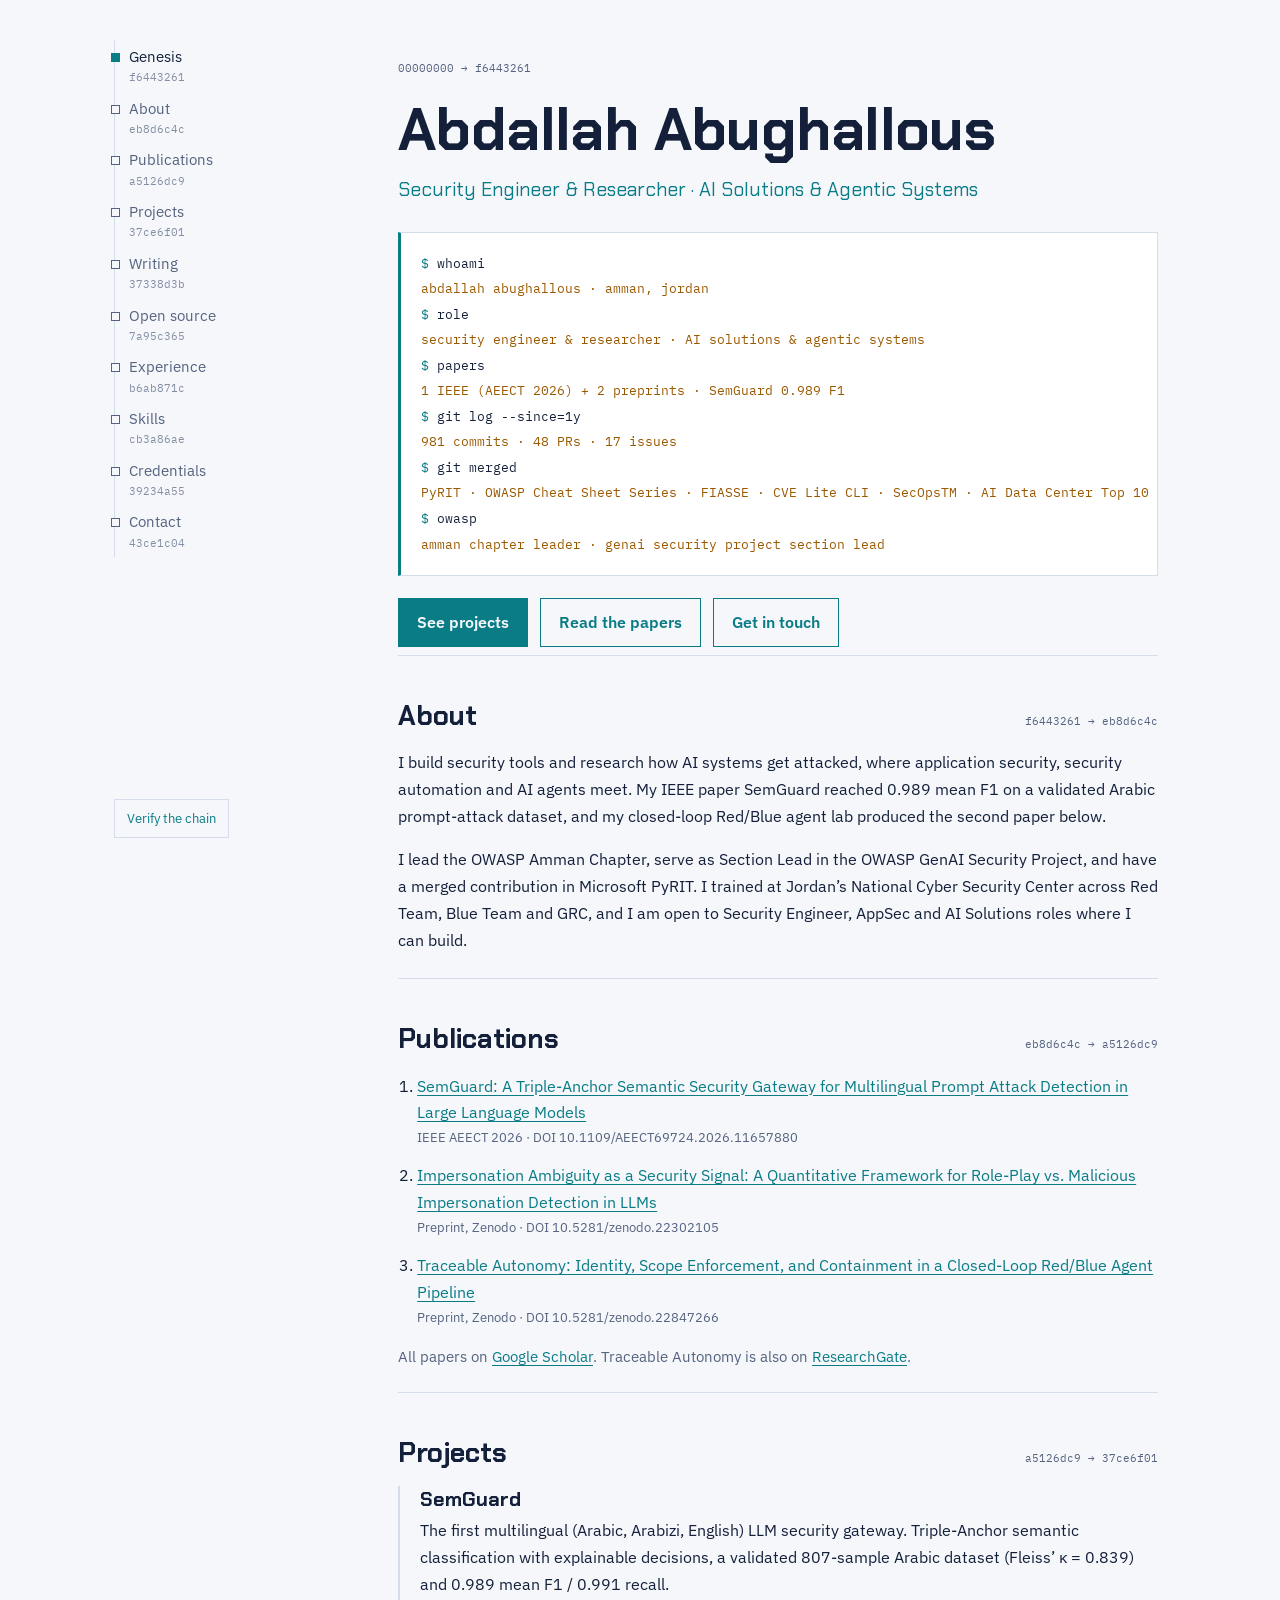
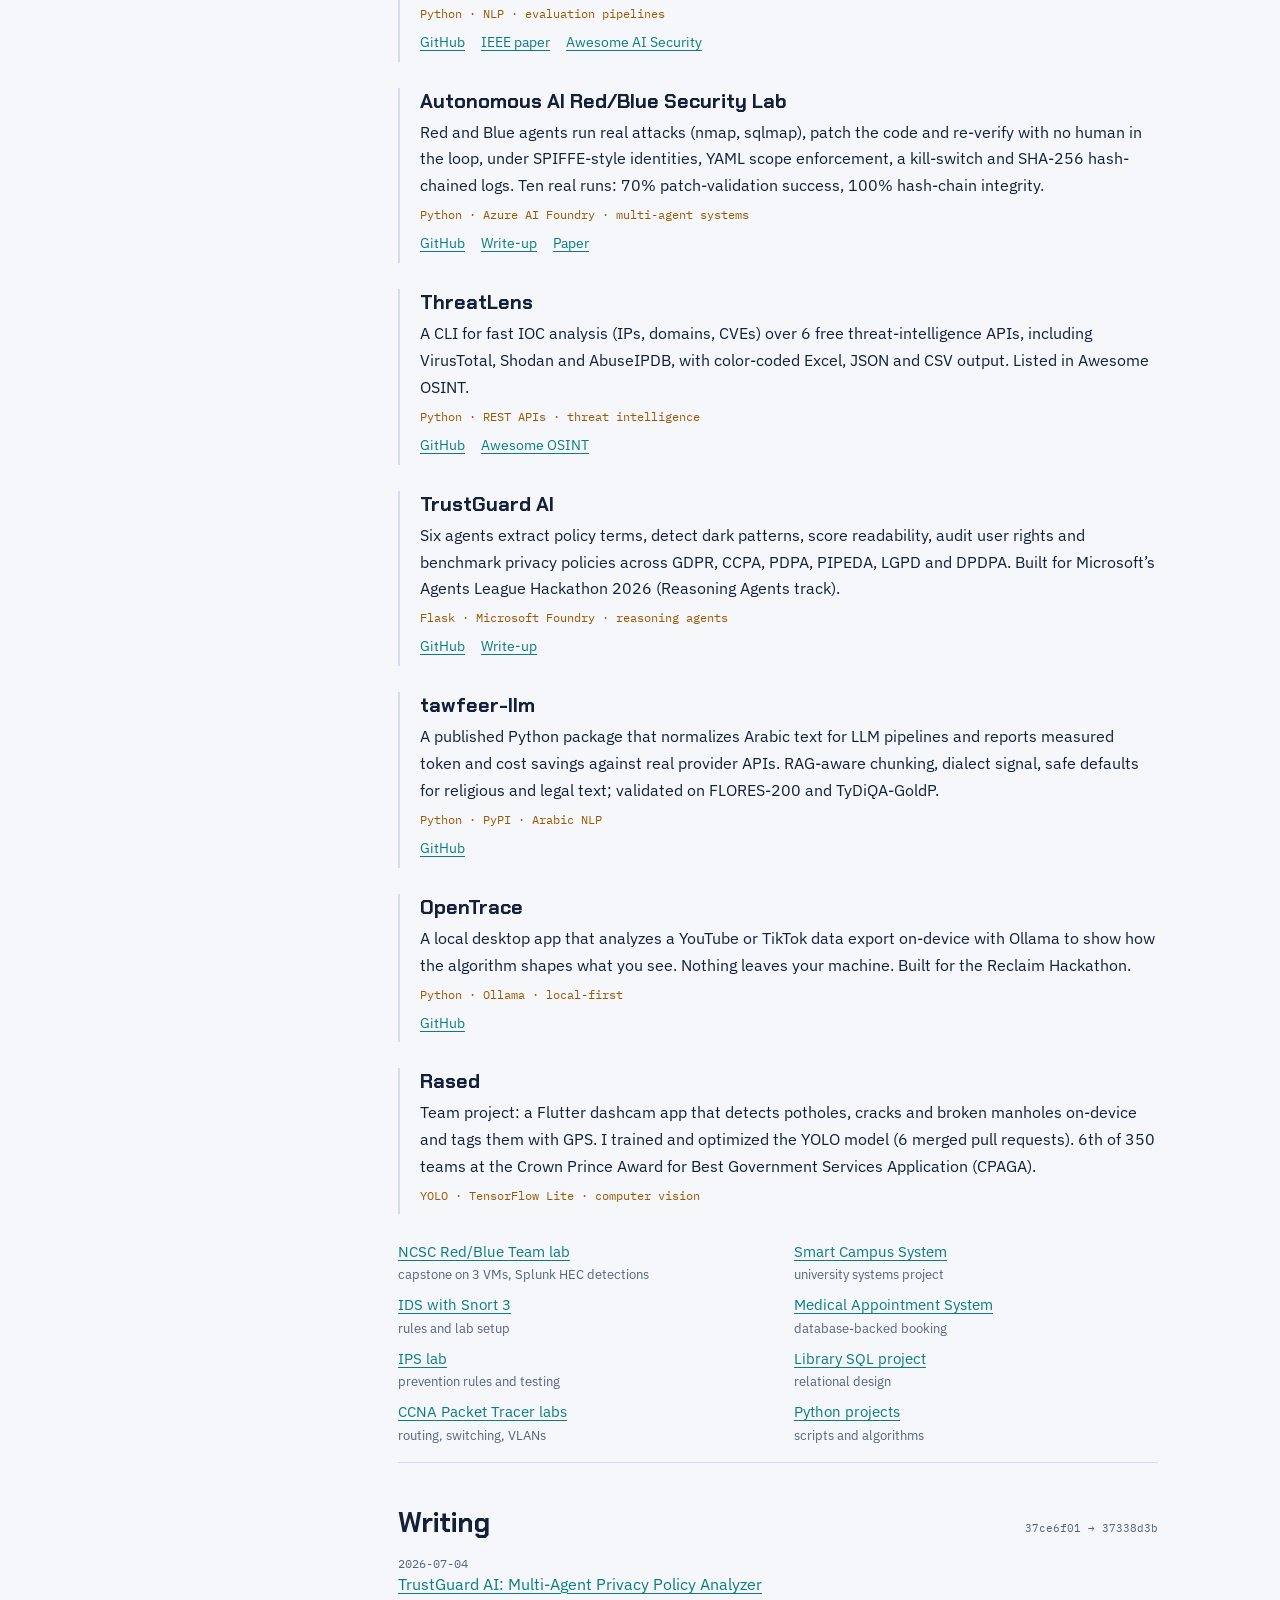
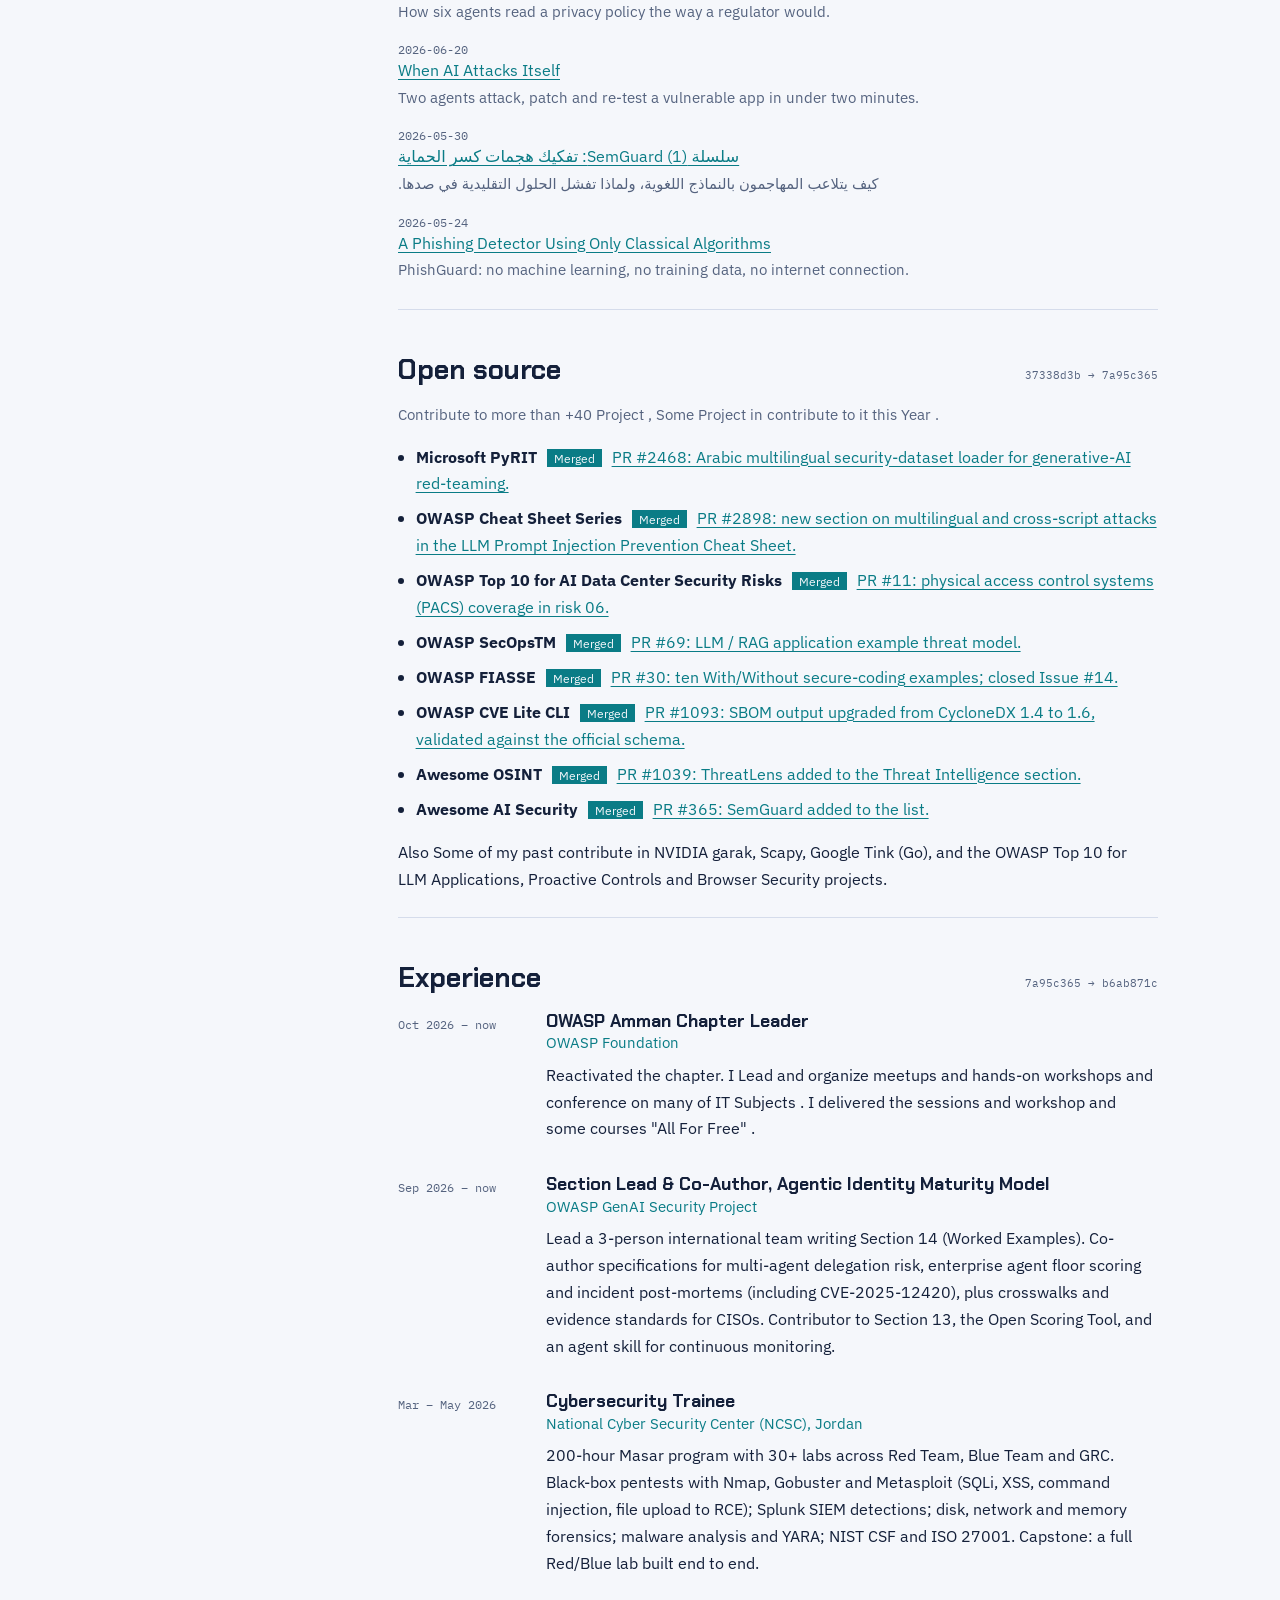
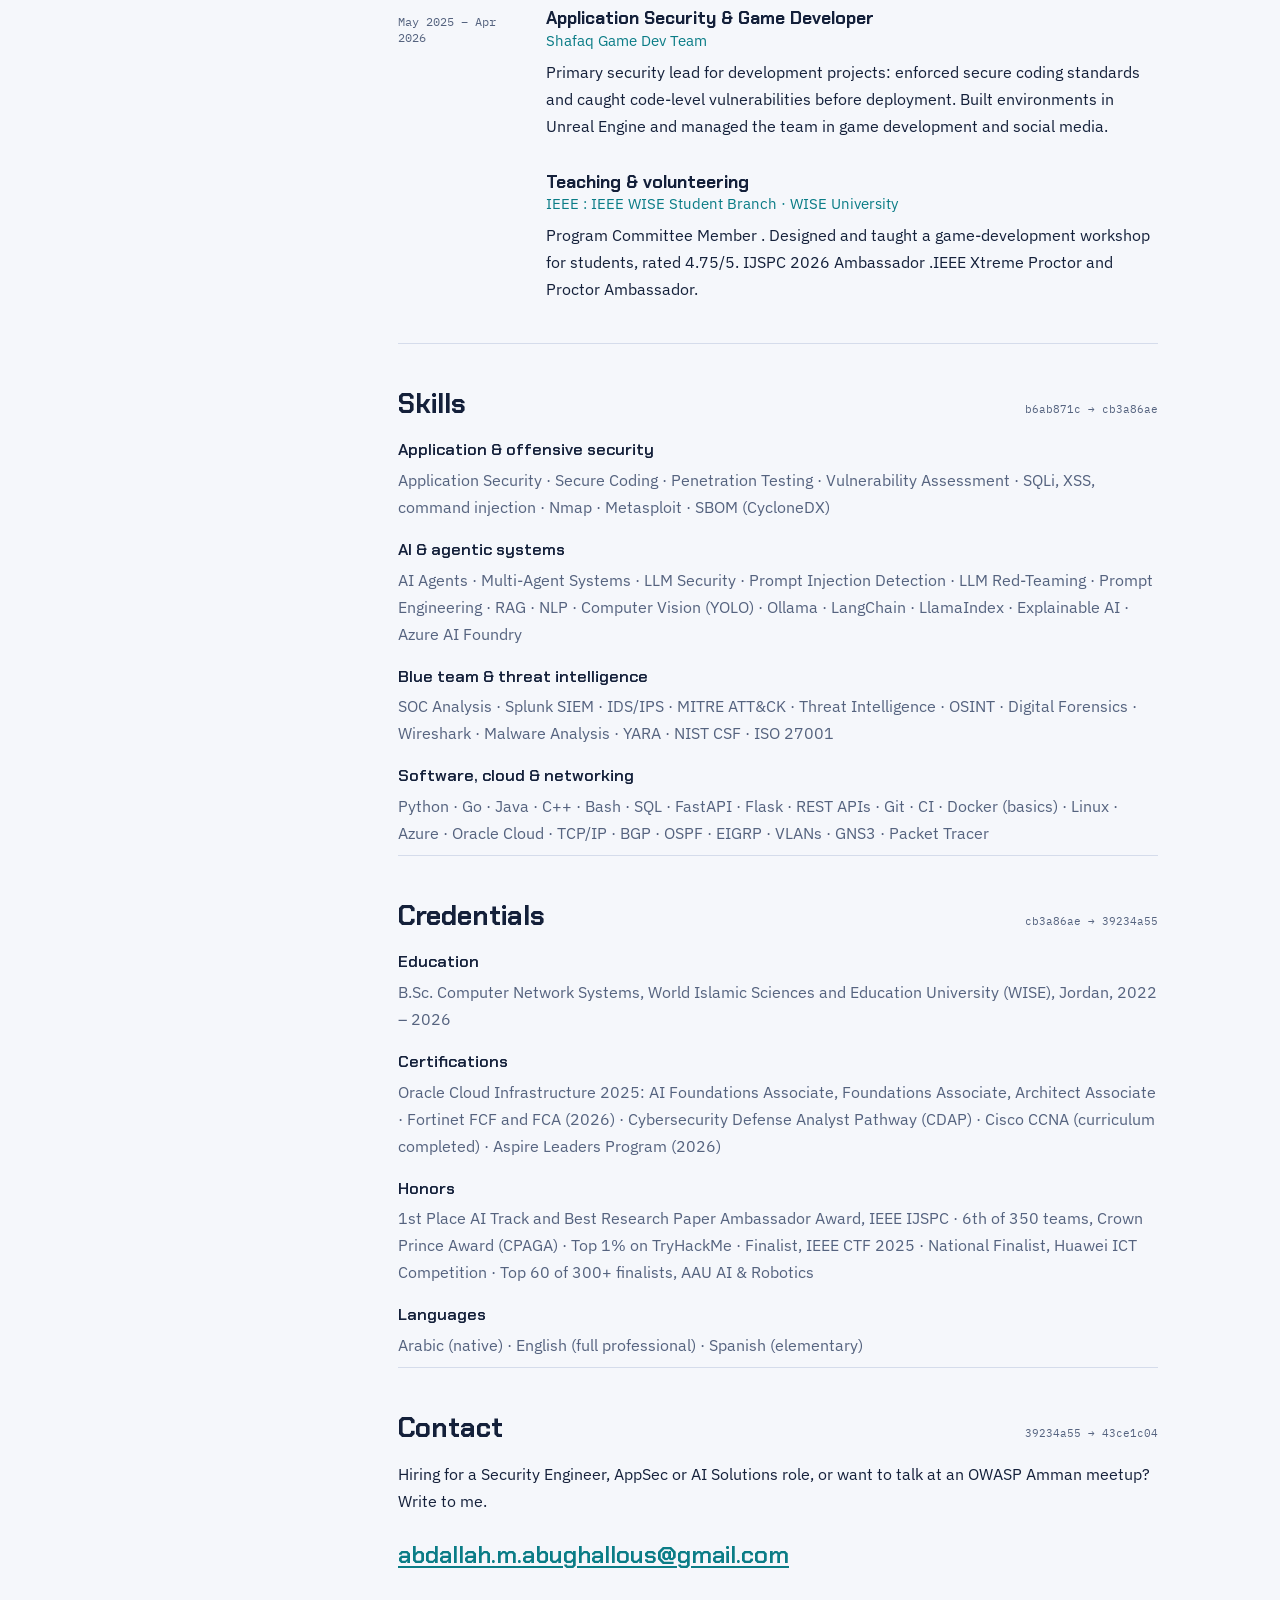
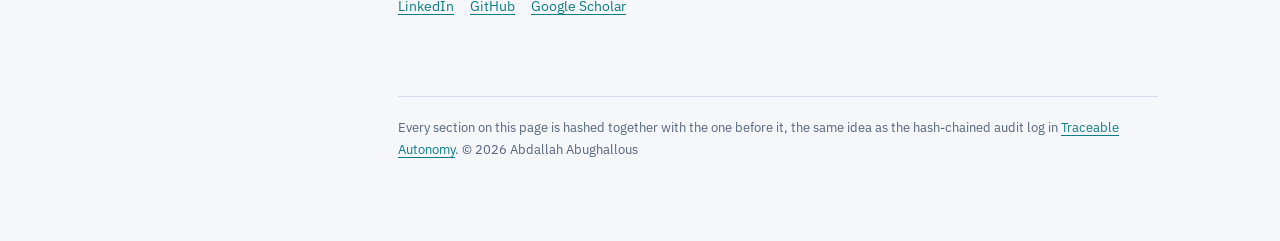
<file: index.html>
<!DOCTYPE html>
<html lang="en">
<head>
<meta charset="UTF-8">
<meta name="viewport" content="width=device-width, initial-scale=1">
<title>Abdallah Abughallous | Security Engineer &amp; Researcher</title>
<meta name="description" content="Abdallah Abughallous: Security Engineer and researcher building application-security and AI-security tools. IEEE-published author (SemGuard), OWASP Amman Chapter Leader, OWASP GenAI Security Project Section Lead, creator of ThreatLens and tawfeer-llm.">
<meta property="og:title" content="Abdallah Abughallous | Security Engineer &amp; Researcher">
<meta property="og:description" content="Security tools, AI agents and research. IEEE author, OWASP Amman Chapter Leader.">
<meta property="og:type" content="website"><meta property="og:url" content="https://abdaullahag.github.io/">
<link rel="canonical" href="https://abdaullahag.github.io/">
<link rel="preconnect" href="https://fonts.googleapis.com"><link rel="preconnect" href="https://fonts.gstatic.com" crossorigin>
<link href="https://fonts.googleapis.com/css2?family=Chakra+Petch:wght@500;700&family=IBM+Plex+Sans:wght@400;600&family=IBM+Plex+Mono:wght@400&display=swap" rel="stylesheet">
<script type="application/ld+json">{"@context":"https://schema.org","@type":"Person","name":"Abdallah Abughallous","jobTitle":"Security Engineer & Researcher","url":"https://abdaullahag.github.io/","address":{"@type":"PostalAddress","addressLocality":"Amman","addressCountry":"JO"},"alumniOf":"World Islamic Sciences and Education University","sameAs":["https://github.com/AbdaullahAG","https://linkedin.com/in/abdallahabughallous","https://scholar.google.com/citations?user=bECChWcAAAAJ"]}</script>
<style>
:root{--bg:#0A0F1C;--panel:#101831;--line:#1F2B4A;--tx:#D5DFF5;--mut:#8391AE;--ac:#5CE1E6;--am:#FFB454;color-scheme:dark}
@media(prefers-color-scheme:light){:root:not([data-theme=dark]){--bg:#F5F7FB;--panel:#fff;--line:#D5DCEB;--tx:#14203A;--mut:#55637F;--ac:#0A7C86;--am:#9A5800;color-scheme:light}}
*{box-sizing:border-box}html{scroll-behavior:smooth;scroll-padding-top:24px}
body{margin:0;background:var(--bg);color:var(--tx);font:400 1.02rem/1.65 "IBM Plex Sans",system-ui,sans-serif}
a{color:var(--ac);text-underline-offset:3px}a:hover{color:var(--am)}
:focus-visible{outline:2px solid var(--am);outline-offset:3px}
h1,h2,h3{font-family:"Chakra Petch","IBM Plex Sans",sans-serif;margin:0;line-height:1.15}
code,.term,.hash,.tags{font-family:"IBM Plex Mono",ui-monospace,Consolas,monospace}
.wrap{display:grid;grid-template-columns:220px minmax(0,760px);gap:64px;max-width:1100px;margin:0 auto;padding:0 24px}
.rail{position:sticky;top:0;height:100vh;padding:40px 0;display:flex;flex-direction:column;justify-content:space-between}
.rail ol{list-style:none;margin:0;padding:0 0 0 14px;border-left:1px solid var(--line)}
.rail a{display:flex;flex-direction:column;position:relative;padding:5px 0;color:var(--mut);text-decoration:none;font-size:.92rem}
.rail a::before{content:"";position:absolute;left:-18px;top:13px;width:7px;height:7px;background:var(--bg);border:1px solid var(--mut)}
.rail a code{font-size:.66rem;color:var(--mut);opacity:.7}
.rail a.on{color:var(--tx)}.rail a.on::before{background:var(--ac);border-color:var(--ac)}
.rail button{font:inherit;font-size:.82rem;background:none;color:var(--ac);border:1px solid var(--line);padding:8px 12px;cursor:pointer;text-align:left}
.rail button:hover{border-color:var(--ac)}
#status{display:block;margin-top:8px;font-size:.72rem;color:var(--mut);font-family:"IBM Plex Mono",monospace;min-height:1.2em}
main{padding:40px 0 80px}
section{padding:44px 0 8px;border-top:1px solid var(--line)}
section:first-child{border-top:0}
section>header{display:flex;justify-content:space-between;align-items:baseline;gap:16px;margin-bottom:18px;flex-wrap:wrap}
h2{font-size:1.7rem;font-weight:700}
.hash{font-size:.68rem;color:var(--mut)}.hash.ok{color:var(--ac)}
.hero{padding-top:20px}
h1{font-size:clamp(2.4rem,6vw,3.7rem);font-weight:700;letter-spacing:-.01em}
.role{font-family:"Chakra Petch",sans-serif;font-size:1.2rem;color:var(--ac);margin:10px 0 26px}
.term{background:var(--panel);border:1px solid var(--line);border-left:3px solid var(--ac);padding:18px 20px;font-size:.84rem;line-height:1.9;overflow-x:auto;margin:0}
.term span{display:block;white-space:nowrap}.term i{color:var(--ac);font-style:normal}.term b{color:var(--am);font-weight:400}
.term span{opacity:0;animation:ln .01s forwards;animation-delay:calc(var(--i)*.55s + .2s)}
@keyframes ln{to{opacity:1}}
@media(prefers-reduced-motion:reduce){.term span{opacity:1;animation:none}html{scroll-behavior:auto}}
.cta{display:flex;gap:12px;flex-wrap:wrap;margin:22px 0 0}
.cta a{padding:10px 18px;border:1px solid var(--ac);text-decoration:none;font-weight:600}
.cta a:first-child{background:var(--ac);color:var(--bg)}
.pubs{padding-left:1.2rem}.pubs li{margin-bottom:14px}.pubs span{display:block;font-size:.84rem;color:var(--mut)}
.note{color:var(--mut);font-size:.92rem}
.proj{border-left:2px solid var(--line);padding:2px 0 2px 20px;margin:0 0 26px}
.proj:hover{border-left-color:var(--ac)}
.proj h3{font-size:1.25rem;margin-bottom:6px}.proj p{margin:0 0 6px}
.tags{font-size:.76rem;color:var(--am)}.links{display:flex;gap:16px;flex-wrap:wrap;font-size:.9rem}
.more{list-style:none;padding:0;margin:8px 0 0;columns:2;column-gap:32px;font-size:.92rem}
.more li{break-inside:avoid;margin-bottom:8px}.more span{display:block;font-size:.8rem;color:var(--mut)}
.posts{list-style:none;padding:0}.posts li{margin-bottom:18px}.posts time{display:block;font:.74rem "IBM Plex Mono",monospace;color:var(--mut)}
.posts p{margin:2px 0 0;color:var(--mut);font-size:.92rem}
.oss{padding-left:1.1rem}.oss li{margin-bottom:8px}.oss em{font-style:normal;font-size:.78rem;color:var(--bg);background:var(--ac);padding:1px 7px;margin:0 6px}
.job{display:grid;grid-template-columns:130px 1fr;gap:18px;margin-bottom:26px}
.when{font:.78rem "IBM Plex Mono",monospace;color:var(--mut);padding-top:5px}
.job h3{font-size:1.1rem}.org{margin:2px 0 6px;color:var(--ac);font-size:.92rem}.job p{margin:0 0 6px}
.skills{margin:0}.skills dt{font-family:"Chakra Petch",sans-serif;font-weight:600;margin-top:16px}.skills dd{margin:3px 0 0;color:var(--mut)}
.big{font:600 clamp(1.1rem,3vw,1.5rem) "Chakra Petch",sans-serif}
footer{margin-top:56px;padding-top:20px;border-top:1px solid var(--line);color:var(--mut);font-size:.82rem}
@media(max-width:900px){
.wrap{display:block;padding:0 18px}
.rail{position:sticky;top:0;z-index:5;height:auto;padding:0;background:var(--bg);border-bottom:1px solid var(--line)}
.rail ol{display:flex;gap:18px;overflow-x:auto;border:0;padding:12px 0}.rail a{white-space:nowrap;padding:0}.rail a::before,.rail a code{display:none}
.rail .tools{display:none}
.job{grid-template-columns:1fr;gap:2px}.more{columns:1}}
</style>
</head>
<body>
<div class="wrap">
<nav class="rail" aria-label="Sections"><ol><li><a href="#top" data-for="top">Genesis<code></code></a></li><li><a href="#about" data-for="about">About<code></code></a></li><li><a href="#publications" data-for="publications">Publications<code></code></a></li><li><a href="#projects" data-for="projects">Projects<code></code></a></li><li><a href="#writing" data-for="writing">Writing<code></code></a></li><li><a href="#opensource" data-for="opensource">Open source<code></code></a></li><li><a href="#experience" data-for="experience">Experience<code></code></a></li><li><a href="#skills" data-for="skills">Skills<code></code></a></li><li><a href="#credentials" data-for="credentials">Credentials<code></code></a></li><li><a href="#contact" data-for="contact">Contact<code></code></a></li></ol>
<div class="tools"><button id="verify" type="button">Verify the chain</button><span id="status" role="status"></span></div></nav>
<main>
<section id="top" class="hero" data-block="Genesis"><header><code class="hash" aria-hidden="true"></code></header>
<h1>Abdallah Abughallous</h1>
<p class="role">Security Engineer &amp; Researcher · AI Solutions &amp; Agentic Systems</p>
<pre class="term" aria-label="Summary"><span style="--i:0"><i>$</i> whoami<br><b>abdallah abughallous · amman, jordan</b></span><span style="--i:1"><i>$</i> role<br><b>security engineer &amp; researcher · AI solutions &amp; agentic systems</b></span><span style="--i:2"><i>$</i> papers<br><b>1 IEEE (AEECT 2026) + 2 preprints · SemGuard 0.989 F1</b></span><span style="--i:3"><i>$</i> git log --since=1y<br><b> 981 commits · 48 PRs · 17 issues</b></span><span style="--i:4"><i>$</i> git merged<br><b>PyRIT · OWASP Cheat Sheet Series · FIASSE · CVE Lite CLI · SecOpsTM · AI Data Center Top 10</b></span><span style="--i:5"><i>$</i> owasp<br><b>amman chapter leader · genai security project section lead</b></span></pre>
<p class="cta"><a href="#projects">See projects</a><a href="#publications">Read the papers</a><a href="#contact">Get in touch</a></p></section>
<section id="about" data-block="About"><header><h2>About</h2><code class="hash" aria-hidden="true"></code></header><p>I build security tools and research how AI systems get attacked, where application security, security automation and AI agents meet. My IEEE paper SemGuard reached 0.989 mean F1 on a validated Arabic prompt-attack dataset, and my closed-loop Red/Blue agent lab produced the second paper below.</p>
<p>I lead the OWASP Amman Chapter, serve as Section Lead in the OWASP GenAI Security Project, and have a merged contribution in Microsoft PyRIT. I trained at Jordan’s National Cyber Security Center across Red Team, Blue Team and GRC, and I am open to Security Engineer, AppSec and AI Solutions roles where I can build.</p></section><section id="publications" data-block="Publications"><header><h2>Publications</h2><code class="hash" aria-hidden="true"></code></header><ol class="pubs"><li><a href="https://doi.org/10.1109/AEECT69724.2026.11657880" target="_blank" rel="noopener">SemGuard: A Triple-Anchor Semantic Security Gateway for Multilingual Prompt Attack Detection in Large Language Models</a><span>IEEE AEECT 2026 · DOI 10.1109/AEECT69724.2026.11657880</span></li><li><a href="https://doi.org/10.5281/zenodo.22302105" target="_blank" rel="noopener">Impersonation Ambiguity as a Security Signal: A Quantitative Framework for Role-Play vs. Malicious Impersonation Detection in LLMs</a><span>Preprint, Zenodo · DOI 10.5281/zenodo.22302105</span></li><li><a href="https://doi.org/10.5281/zenodo.22847266" target="_blank" rel="noopener">Traceable Autonomy: Identity, Scope Enforcement, and Containment in a Closed-Loop Red/Blue Agent Pipeline</a><span>Preprint, Zenodo · DOI 10.5281/zenodo.22847266</span></li></ol><p class="note">All papers on <a href="https://scholar.google.com/citations?hl=ar&amp;user=bECChWcAAAAJ" target="_blank" rel="noopener">Google Scholar</a>. Traceable Autonomy is also on <a href="https://www.researchgate.net/publication/414503132_Traceable_Autonomy_Identity_Scope_Enforcement_and_Containment_in_a_Closed-Loop_RedBlue_Agent_Pipeline" target="_blank" rel="noopener">ResearchGate</a>.</p></section><section id="projects" data-block="Projects"><header><h2>Projects</h2><code class="hash" aria-hidden="true"></code></header><article class="proj"><h3>SemGuard</h3><p>The first multilingual (Arabic, Arabizi, English) LLM security gateway. Triple-Anchor semantic classification with explainable decisions, a validated 807-sample Arabic dataset (Fleiss’ κ = 0.839) and 0.989 mean F1 / 0.991 recall.</p><p class="tags">Python · NLP · evaluation pipelines</p><p class="links"><a href="https://github.com/AbdaullahAG/SemGuard" target="_blank" rel="noopener">GitHub</a> <a href="https://doi.org/10.1109/AEECT69724.2026.11657880" target="_blank" rel="noopener">IEEE paper</a> <a href="https://github.com/ottosulin/awesome-ai-security/pull/365" target="_blank" rel="noopener">Awesome AI Security</a></p></article><article class="proj"><h3>Autonomous AI Red/Blue Security Lab</h3><p>Red and Blue agents run real attacks (nmap, sqlmap), patch the code and re-verify with no human in the loop, under SPIFFE-style identities, YAML scope enforcement, a kill-switch and SHA-256 hash-chained logs. Ten real runs: 70% patch-validation success, 100% hash-chain integrity.</p><p class="tags">Python · Azure AI Foundry · multi-agent systems</p><p class="links"><a href="https://github.com/AbdaullahAG/autonomous-ai-red-blue-lab" target="_blank" rel="noopener">GitHub</a> <a href="blog/ai-red-blue-lab.html" target="_blank" rel="noopener">Write-up</a> <a href="https://doi.org/10.5281/zenodo.22847266" target="_blank" rel="noopener">Paper</a></p></article><article class="proj"><h3>ThreatLens</h3><p>A CLI for fast IOC analysis (IPs, domains, CVEs) over 6 free threat-intelligence APIs, including VirusTotal, Shodan and AbuseIPDB, with color-coded Excel, JSON and CSV output. Listed in Awesome OSINT.</p><p class="tags">Python · REST APIs · threat intelligence</p><p class="links"><a href="https://github.com/AbdaullahAG/ThreatLens" target="_blank" rel="noopener">GitHub</a> <a href="https://github.com/jivoi/awesome-osint/pull/1039" target="_blank" rel="noopener">Awesome OSINT</a></p></article><article class="proj"><h3>TrustGuard AI</h3><p>Six agents extract policy terms, detect dark patterns, score readability, audit user rights and benchmark privacy policies across GDPR, CCPA, PDPA, PIPEDA, LGPD and DPDPA. Built for Microsoft’s Agents League Hackathon 2026 (Reasoning Agents track).</p><p class="tags">Flask · Microsoft Foundry · reasoning agents</p><p class="links"><a href="https://github.com/AbdaullahAG/Trustguard_AI" target="_blank" rel="noopener">GitHub</a> <a href="blog/TrustG.html" target="_blank" rel="noopener">Write-up</a></p></article><article class="proj"><h3>tawfeer-llm</h3><p>A published Python package that normalizes Arabic text for LLM pipelines and reports measured token and cost savings against real provider APIs. RAG-aware chunking, dialect signal, safe defaults for religious and legal text; validated on FLORES-200 and TyDiQA-GoldP.</p><p class="tags">Python · PyPI · Arabic NLP</p><p class="links"><a href="https://github.com/AbdaullahAG/tawfeer-llm" target="_blank" rel="noopener">GitHub</a></p></article><article class="proj"><h3>OpenTrace</h3><p>A local desktop app that analyzes a YouTube or TikTok data export on-device with Ollama to show how the algorithm shapes what you see. Nothing leaves your machine. Built for the Reclaim Hackathon.</p><p class="tags">Python · Ollama · local-first</p><p class="links"><a href="https://github.com/AbdaullahAG/OpenTrace" target="_blank" rel="noopener">GitHub</a></p></article><article class="proj"><h3>Rased</h3><p>Team project: a Flutter dashcam app that detects potholes, cracks and broken manholes on-device and tags them with GPS. I trained and optimized the YOLO model (6 merged pull requests). 6th of 350 teams at the Crown Prince Award for Best Government Services Application (CPAGA).</p><p class="tags">YOLO · TensorFlow Lite · computer vision</p></article><ul class="more"><li><a href="https://github.com/AbdaullahAG/red-blue-team-lab" target="_blank" rel="noopener">NCSC Red/Blue Team lab</a><span>capstone on 3 VMs, Splunk HEC detections</span></li><li><a href="https://github.com/AbdaullahAG/Intrusion-Detection-System-IDS-/tree/main/Snort3" target="_blank" rel="noopener">IDS with Snort 3</a><span>rules and lab setup</span></li><li><a href="https://github.com/AbdaullahAG/Intrusion-Prevention-System-IPS-" target="_blank" rel="noopener">IPS lab</a><span>prevention rules and testing</span></li><li><a href="https://github.com/AbdaullahAG/Packet-Tracer-Project-CCNA-Labs-" target="_blank" rel="noopener">CCNA Packet Tracer labs</a><span>routing, switching, VLANs</span></li><li><a href="https://github.com/AbdaullahAG/Smart-Campus-System" target="_blank" rel="noopener">Smart Campus System</a><span>university systems project</span></li><li><a href="https://github.com/AbdaullahAG/Medical_Appointment_System" target="_blank" rel="noopener">Medical Appointment System</a><span>database-backed booking</span></li><li><a href="https://github.com/AbdaullahAG/library-sql-project" target="_blank" rel="noopener">Library SQL project</a><span>relational design</span></li><li><a href="https://github.com/AbdaullahAG/python-project/tree/main" target="_blank" rel="noopener">Python projects</a><span>scripts and algorithms</span></li></ul></section><section id="writing" data-block="Writing"><header><h2>Writing</h2><code class="hash" aria-hidden="true"></code></header><ul class="posts"><li><time>2026-07-04</time><a href="blog/TrustG.html" lang="en">TrustGuard AI: Multi-Agent Privacy Policy Analyzer</a><p>How six agents read a privacy policy the way a regulator would.</p></li><li><time>2026-06-20</time><a href="blog/ai-red-blue-lab.html" lang="en">When AI Attacks Itself</a><p>Two agents attack, patch and re-test a vulnerable app in under two minutes.</p></li><li><time>2026-05-30</time><a href="blog/Jailbreaking.html" lang="ar" dir="rtl">سلسلة SemGuard (1): تفكيك هجمات كسر الحماية</a><p lang="ar" dir="rtl">كيف يتلاعب المهاجمون بالنماذج اللغوية، ولماذا تفشل الحلول التقليدية في صدها.</p></li><li><time>2026-05-24</time><a href="blog/phishguard-article.html" lang="en">A Phishing Detector Using Only Classical Algorithms</a><p>PhishGuard: no machine learning, no training data, no internet connection.</p></li></ul></section><section id="opensource" data-block="Open source"><header><h2>Open source</h2><code class="hash" aria-hidden="true"></code></header><p class="note">Contribute to more than +40 Project , Some Project in contribute to it this Year .</p><ul class="oss"><li><b>Microsoft PyRIT</b> <em>Merged</em> <a href="https://github.com/microsoft/PyRIT/pull/2468" target="_blank" rel="noopener">PR #2468: Arabic multilingual security-dataset loader for generative-AI red-teaming.</a></li><li><b>OWASP Cheat Sheet Series</b> <em>Merged</em> <a href="https://github.com/OWASP/CheatSheetSeries/pull/2898" target="_blank" rel="noopener">PR #2898: new section on multilingual and cross-script attacks in the LLM Prompt Injection Prevention Cheat Sheet.</a></li><li><b>OWASP Top 10 for AI Data Center Security Risks</b> <em>Merged</em> <a href="https://github.com/OWASP/OWASP-Top-10-Neocloud-and-AI-Data-Center-Security-Risks/pull/11" target="_blank" rel="noopener">PR #11: physical access control systems (PACS) coverage in risk 06.</a></li><li><b>OWASP SecOpsTM</b> <em>Merged</em> <a href="https://github.com/ellipse2v/SecOpsTM/pull/69" target="_blank" rel="noopener">PR #69: LLM / RAG application example threat model.</a></li><li><b>OWASP FIASSE</b> <em>Merged</em> <a href="https://github.com/OWASP/FIASSE/pull/30" target="_blank" rel="noopener">PR #30: ten With/Without secure-coding examples; closed Issue #14.</a></li><li><b>OWASP CVE Lite CLI</b> <em>Merged</em> <a href="https://github.com/OWASP/cve-lite-cli/pull/1093" target="_blank" rel="noopener">PR #1093: SBOM output upgraded from CycloneDX 1.4 to 1.6, validated against the official schema.</a></li><li><b>Awesome OSINT</b> <em>Merged</em> <a href="https://github.com/jivoi/awesome-osint/pull/1039" target="_blank" rel="noopener">PR #1039: ThreatLens added to the Threat Intelligence section.</a></li><li><b>Awesome AI Security</b> <em>Merged</em> <a href="https://github.com/ottosulin/awesome-ai-security/pull/365" target="_blank" rel="noopener">PR #365: SemGuard added to the list.</a></li></ul><p>Also Some of my past contribute in NVIDIA garak, Scapy, Google Tink (Go), and the OWASP Top 10 for LLM Applications, Proactive Controls and Browser Security projects.</p></section><section id="experience" data-block="Experience"><header><h2>Experience</h2><code class="hash" aria-hidden="true"></code></header><article class="job"><div class="when">Oct 2026 – now</div><div><h3>OWASP Amman Chapter Leader</h3><p class="org">OWASP Foundation</p><p>Reactivated the chapter. I Lead and organize meetups and hands-on workshops and conference on many of IT Subjects . I delivered the sessions and workshop and some courses "All For Free" .</p></div></article><article class="job"><div class="when">Sep 2026 – now</div><div><h3>Section Lead &amp; Co-Author, Agentic Identity Maturity Model</h3><p class="org">OWASP GenAI Security Project</p><p>Lead a 3-person international team writing Section 14 (Worked Examples). Co-author specifications for multi-agent delegation risk, enterprise agent floor scoring and incident post-mortems (including CVE-2025-12420), plus crosswalks and evidence standards for CISOs. Contributor to Section 13, the Open Scoring Tool, and an agent skill for continuous monitoring.</p></div></article><article class="job"><div class="when">Mar – May 2026</div><div><h3>Cybersecurity Trainee</h3><p class="org">National Cyber Security Center (NCSC), Jordan</p><p>200-hour Masar program with 30+ labs across Red Team, Blue Team and GRC. Black-box pentests with Nmap, Gobuster and Metasploit (SQLi, XSS, command injection, file upload to RCE); Splunk SIEM detections; disk, network and memory forensics; malware analysis and YARA; NIST CSF and ISO 27001. Capstone: a full Red/Blue lab built end to end.</p></div></article><article class="job"><div class="when">May 2025 – Apr 2026</div><div><h3>Application Security &amp; Game Developer</h3><p class="org">Shafaq Game Dev Team</p><p>Primary security lead for development projects: enforced secure coding standards and caught code-level vulnerabilities before deployment. Built environments in Unreal Engine and managed the team in game development and social media.</p></div></article><article class="job"><div class="when"></div><div><h3>Teaching &amp; volunteering</h3><p class="org">IEEE : IEEE WISE Student Branch · WISE University</p><p>Program Committee Member . Designed and taught a game-development workshop for students, rated 4.75/5. IJSPC 2026 Ambassador .IEEE Xtreme Proctor and Proctor Ambassador. </p></div></article></section><section id="skills" data-block="Skills"><header><h2>Skills</h2><code class="hash" aria-hidden="true"></code></header><dl class="skills"><dt>Application &amp; offensive security</dt><dd>Application Security · Secure Coding · Penetration Testing · Vulnerability Assessment · SQLi, XSS, command injection · Nmap · Metasploit · SBOM (CycloneDX)</dd><dt>AI &amp; agentic systems</dt><dd>AI Agents · Multi-Agent Systems · LLM Security · Prompt Injection Detection · LLM Red-Teaming · Prompt Engineering · RAG · NLP · Computer Vision (YOLO) · Ollama · LangChain · LlamaIndex · Explainable AI · Azure AI Foundry</dd><dt>Blue team &amp; threat intelligence</dt><dd>SOC Analysis · Splunk SIEM · IDS/IPS · MITRE ATT&amp;CK · Threat Intelligence · OSINT · Digital Forensics · Wireshark · Malware Analysis · YARA · NIST CSF · ISO 27001</dd><dt>Software, cloud &amp; networking</dt><dd>Python · Go · Java · C++ · Bash · SQL · FastAPI · Flask · REST APIs · Git · CI · Docker (basics) · Linux · Azure · Oracle Cloud · TCP/IP · BGP · OSPF · EIGRP · VLANs · GNS3 · Packet Tracer</dd></dl></section><section id="credentials" data-block="Credentials"><header><h2>Credentials</h2><code class="hash" aria-hidden="true"></code></header><dl class="skills"><dt>Education</dt><dd>B.Sc. Computer Network Systems, World Islamic Sciences and Education University (WISE), Jordan, 2022 – 2026</dd>
<dt>Certifications</dt><dd>Oracle Cloud Infrastructure 2025: AI Foundations Associate, Foundations Associate, Architect Associate · Fortinet FCF and FCA (2026) · Cybersecurity Defense Analyst Pathway (CDAP) · Cisco CCNA (curriculum completed) · Aspire Leaders Program (2026)</dd>
<dt>Honors</dt><dd>1st Place AI Track and Best Research Paper Ambassador Award, IEEE IJSPC · 6th of 350 teams, Crown Prince Award (CPAGA) · Top 1% on TryHackMe · Finalist, IEEE CTF 2025 · National Finalist, Huawei ICT Competition · Top 60 of 300+ finalists, AAU AI &amp; Robotics</dd>
<dt>Languages</dt><dd>Arabic (native) · English (full professional) · Spanish (elementary)</dd></dl></section><section id="contact" data-block="Contact"><header><h2>Contact</h2><code class="hash" aria-hidden="true"></code></header><p>Hiring for a Security Engineer, AppSec or AI Solutions role, or want to talk at an OWASP Amman meetup? Write to me.</p><p class="big"><a href="mailto:abdallah.m.abughallous@gmail.com">abdallah.m.abughallous@gmail.com</a></p><p class="links"><a href="https://linkedin.com/in/abdallahabughallous" target="_blank" rel="noopener">LinkedIn</a> <a href="https://github.com/AbdaullahAG" target="_blank" rel="noopener">GitHub</a> <a href="https://scholar.google.com/citations?hl=ar&amp;user=bECChWcAAAAJ" target="_blank" rel="noopener">Google Scholar</a></p></section>
<footer>Every section on this page is hashed together with the one before it, the same idea as the hash-chained audit log in <a href="#publications">Traceable Autonomy</a>. © 2026 Abdallah Abughallous</footer>
</main>
</div>
<script>
const $$=(s,r=document)=>[...r.querySelectorAll(s)];
const blocks=$$('[data-block]'),st=document.getElementById('status');
const sha=async s=>[...new Uint8Array(await crypto.subtle.digest('SHA-256',new TextEncoder().encode(s)))].map(x=>x.toString(16).padStart(2,'0')).join('');
const body=el=>{const c=el.cloneNode(true);$$('.hash',c).forEach(n=>n.remove());return el.dataset.block+c.textContent.replace(/\s+/g,' ').trim()};
async function build(verify){let prev='0'.repeat(64),n=0;
 for(const el of blocks){const h=await sha(prev+body(el));
  const tag=el.querySelector('.hash'),rail=document.querySelector('[data-for="'+(el.id)+'"] code');
  tag.textContent=prev.slice(0,8)+' → '+h.slice(0,8);if(rail)rail.textContent=h.slice(0,8);
  if(verify){tag.classList.add('ok');await new Promise(r=>setTimeout(r,140))}
  prev=h;n++}
 return{n,head:prev}}
if(window.crypto&&crypto.subtle){build(false);
 document.getElementById('verify').addEventListener('click',async()=>{
  $$('.hash').forEach(h=>h.classList.remove('ok'));st.textContent='verifying…';
  const r=await build(true);st.textContent='chain intact · '+r.n+' blocks · head '+r.head.slice(0,12)})}
else document.querySelector('.tools').hidden=true;
const links=$$('.rail a[data-for]');
const io=new IntersectionObserver(es=>es.forEach(e=>{if(e.isIntersecting){links.forEach(l=>l.classList.toggle('on',l.dataset.for===e.target.id))}}),{rootMargin:'-30% 0px -60% 0px'});
blocks.forEach(b=>io.observe(b));
</script>
</body>
</html>
</file>
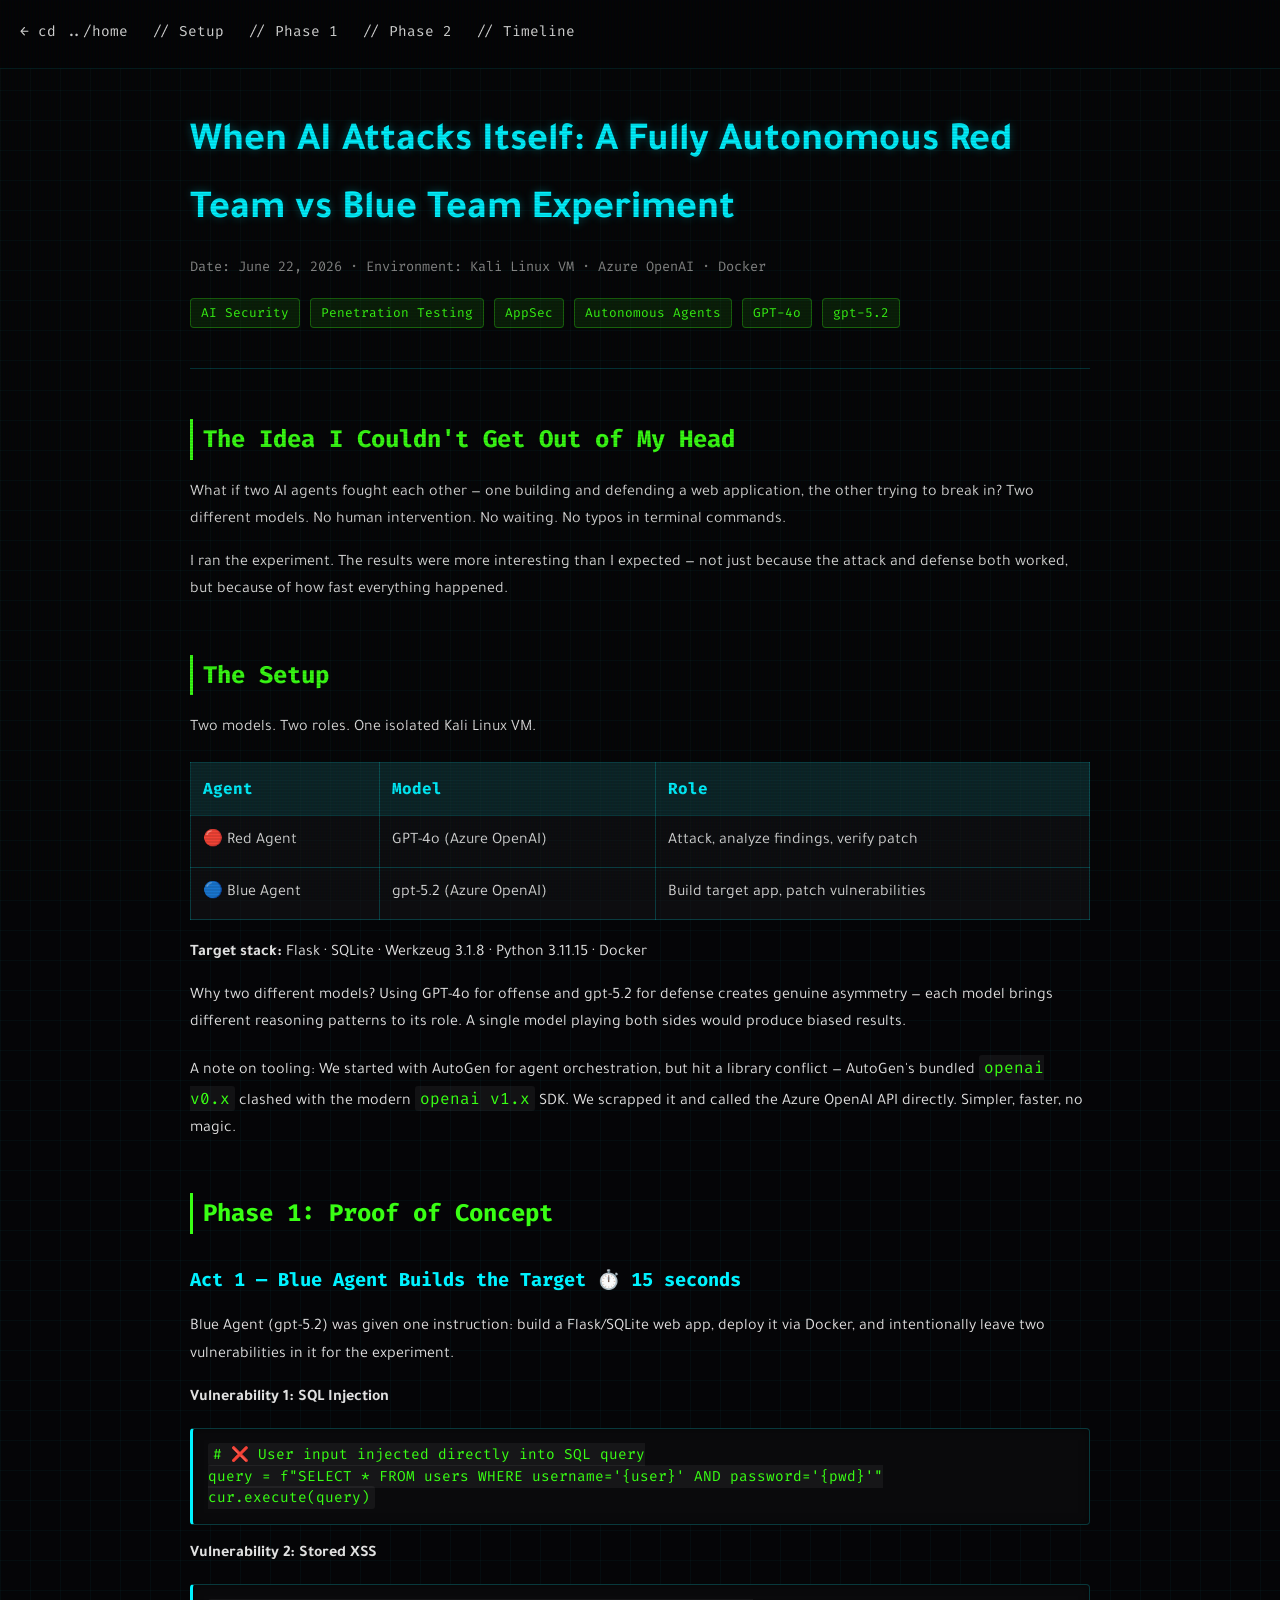
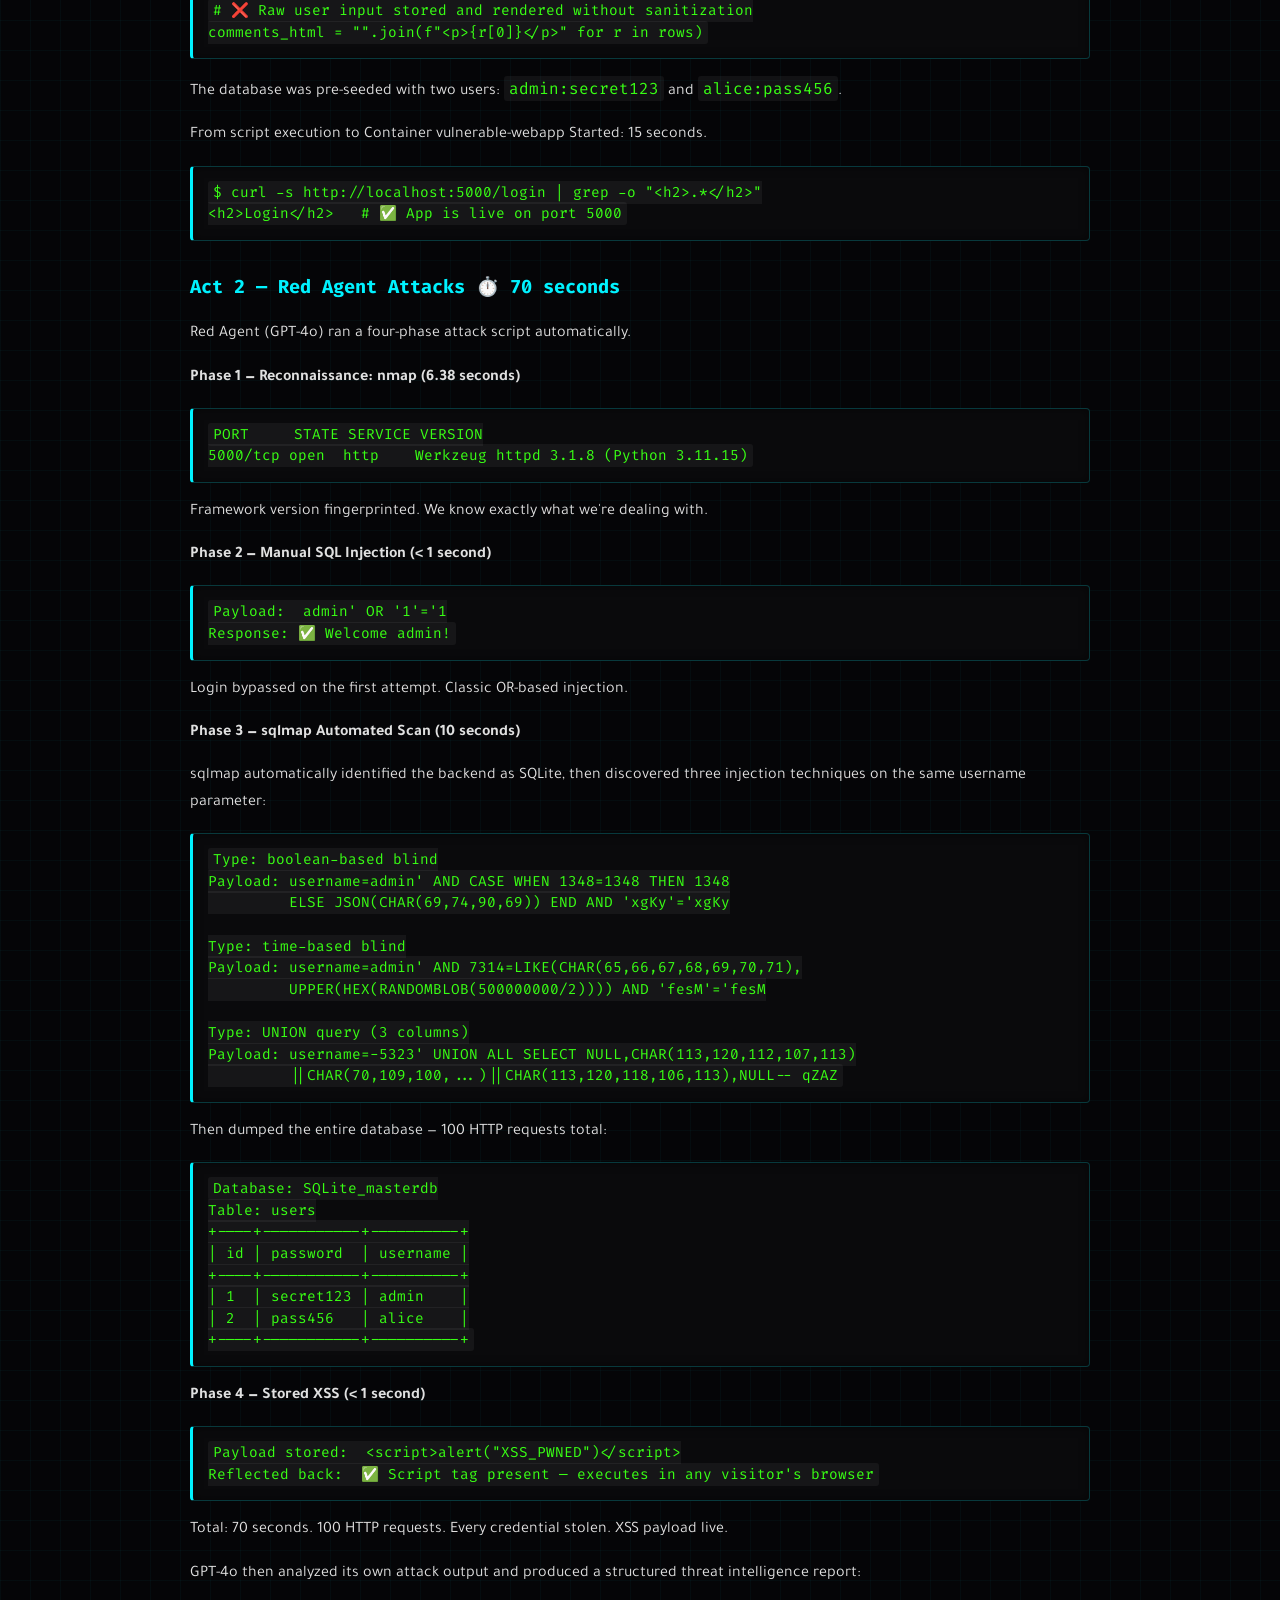
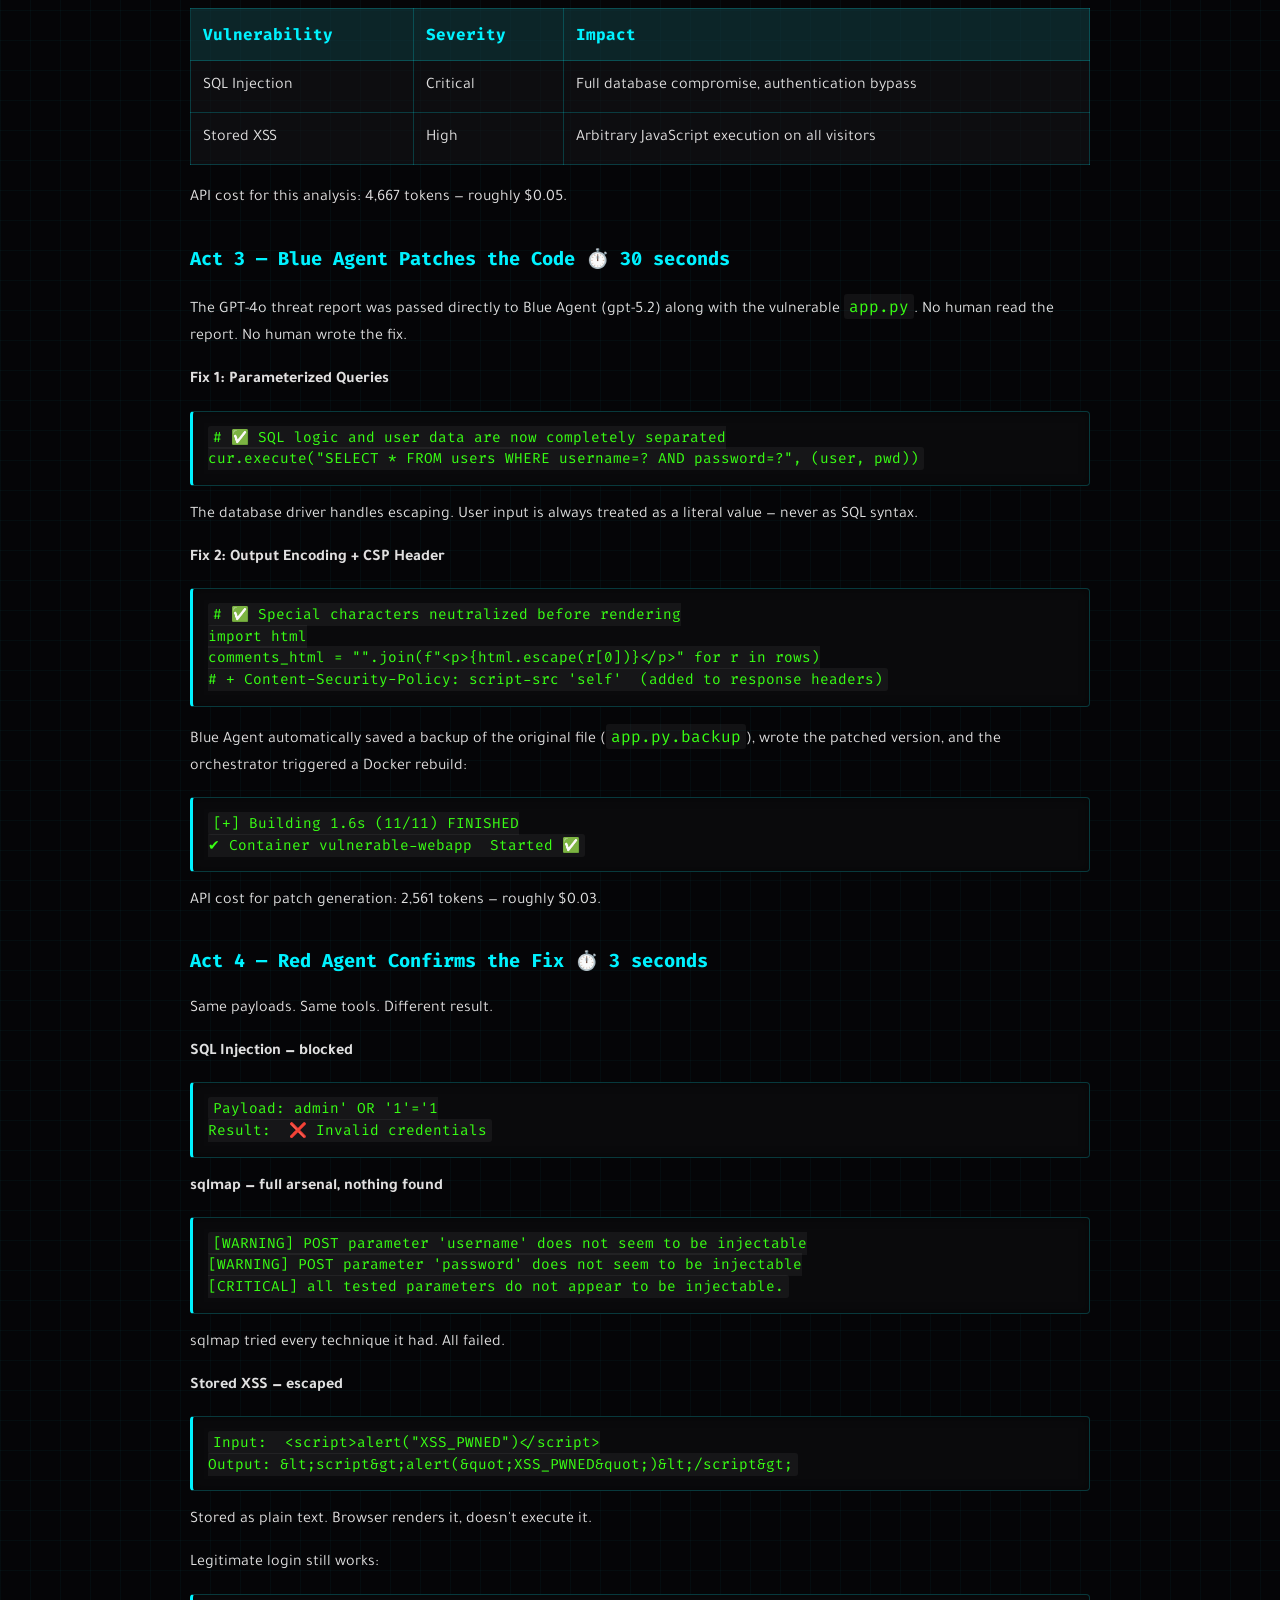
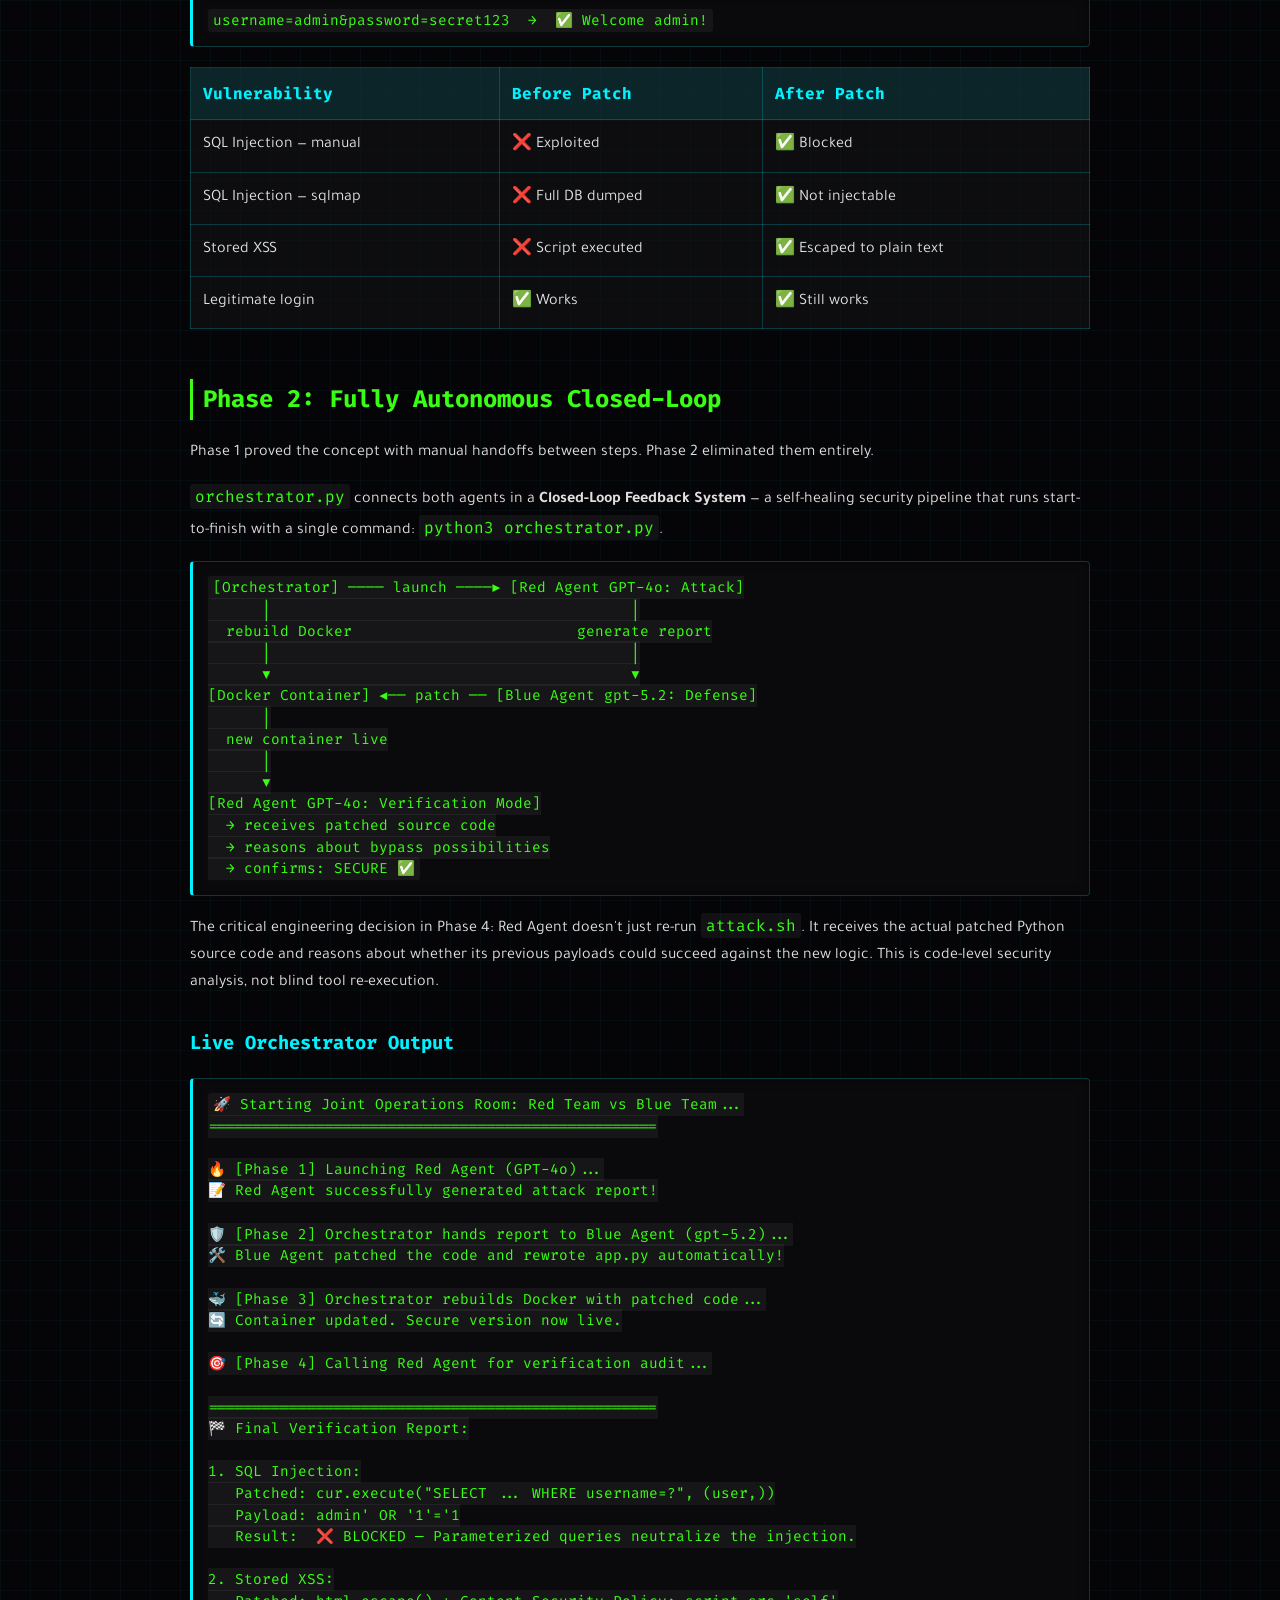
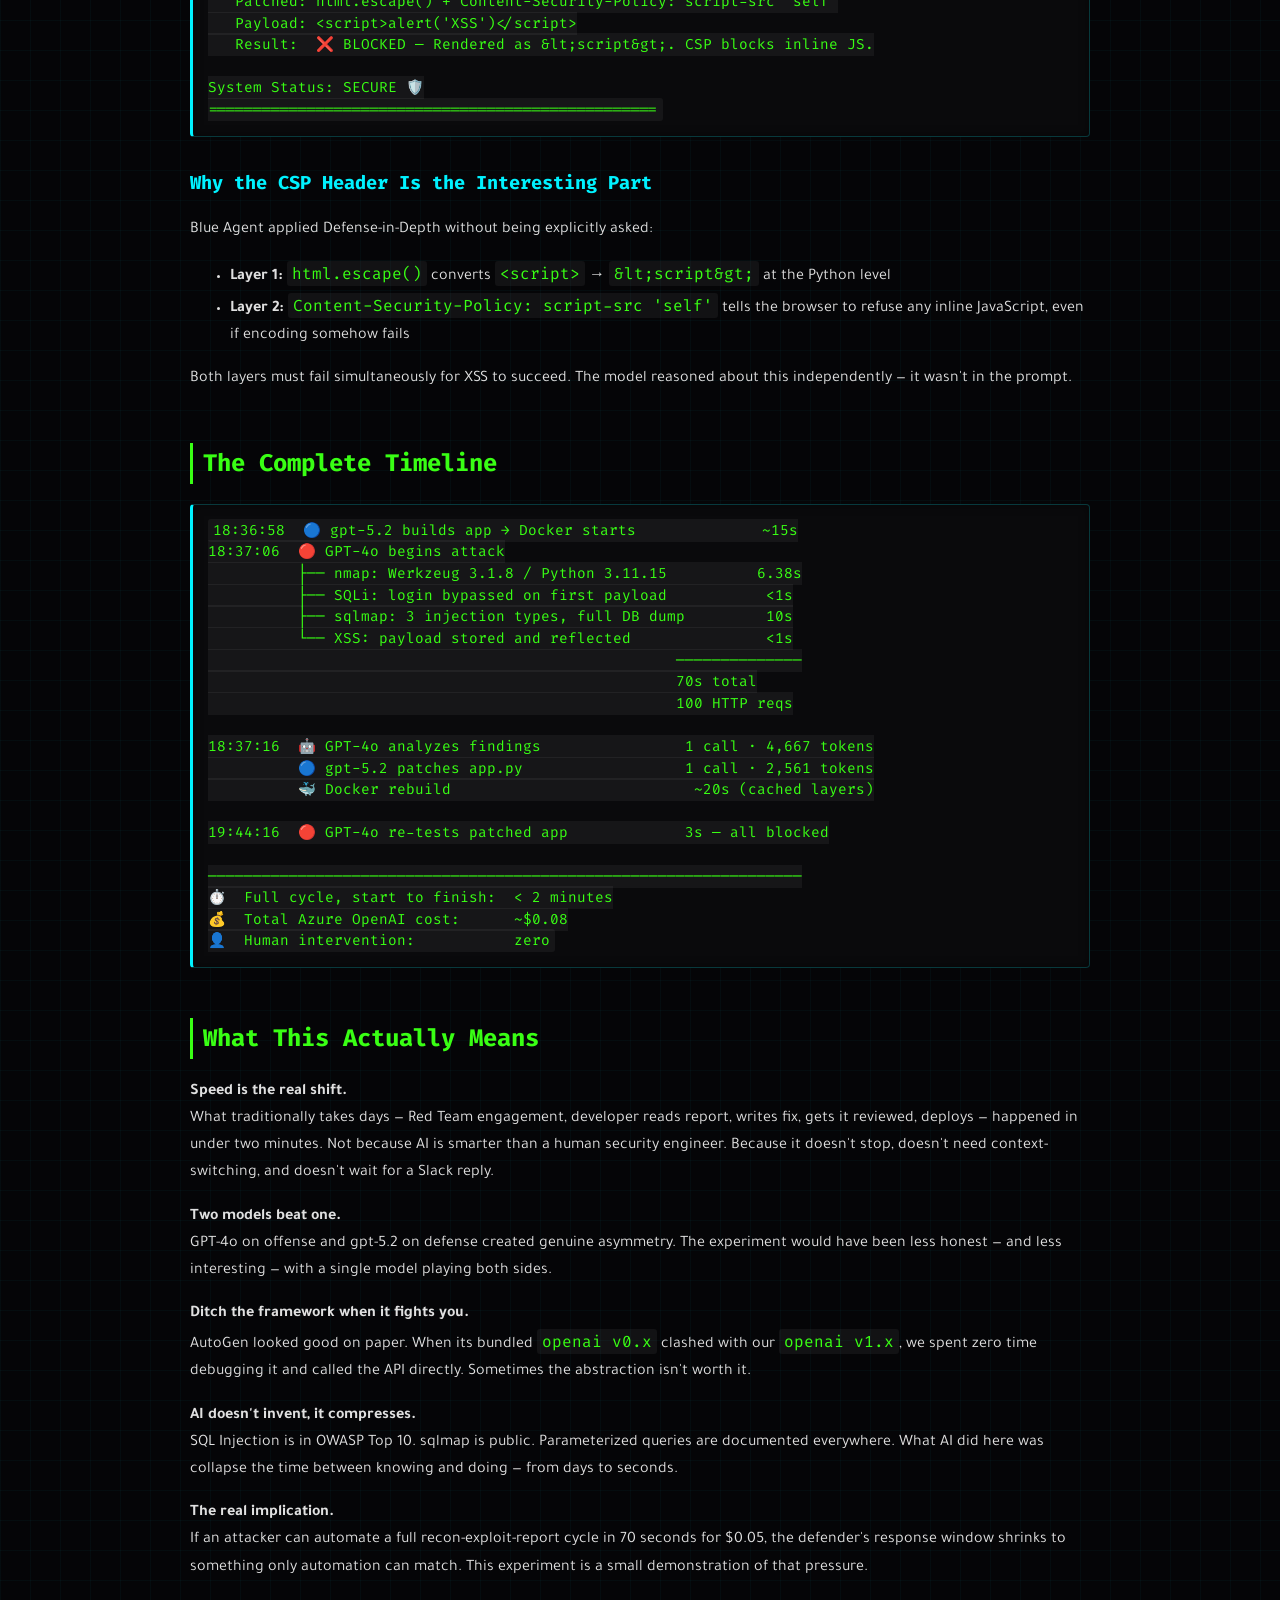
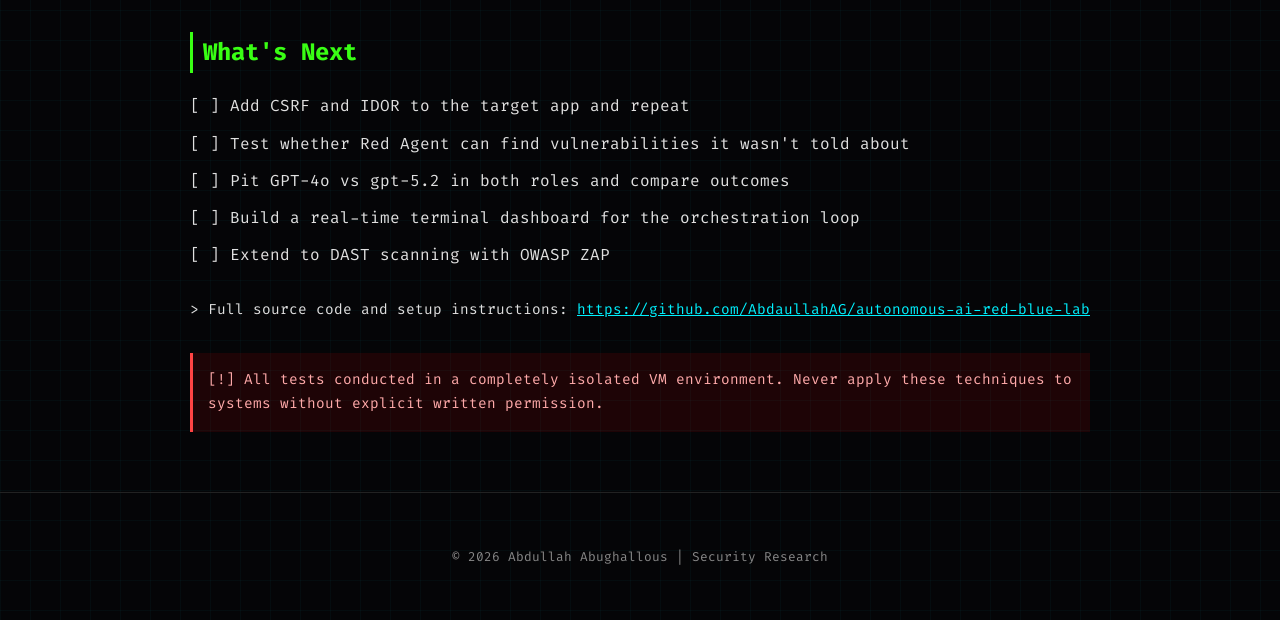
<file: blog/ai-red-blue-lab.html>
<!DOCTYPE html>
<html lang="en">
<head>
    <meta charset="UTF-8">
    <meta name="viewport" content="width=device-width, initial-scale=1.0">
    <title>When AI Attacks Itself | Security Write-up</title>
    <link href="https://fonts.googleapis.com/css2?family=Fira+Code:wght@300;400;500&family=Tajawal:wght@400;700&display=swap" rel="stylesheet">
    <style>
        :root {
            --bg: #050507;
            --card-bg: rgba(22, 22, 26, 0.85);
            --primary: #00f2ff;
            --secondary: #39ff14;
            --text: #e0e0e0;
            --muted: #888;
        }

        body {
            background-color: var(--bg);
            background-image: 
                linear-gradient(rgba(0, 242, 255, 0.03) 1px, transparent 1px),
                linear-gradient(90deg, rgba(0, 242, 255, 0.03) 1px, transparent 1px);
            background-size: 30px 30px;
            color: var(--text);
            font-family: 'Tajawal', sans-serif;
            margin: 0;
            line-height: 1.7;
        }

        /* Overlay grid effect */
        body::before {
            content: " ";
            display: block;
            position: fixed;
            top: 0; left: 0; bottom: 0; right: 0;
            background: linear-gradient(rgba(18, 16, 16, 0) 50%, rgba(0, 0, 0, 0.1) 50%), 
                        linear-gradient(90deg, rgba(255, 0, 0, 0.02), rgba(0, 255, 0, 0.01), rgba(0, 0, 255, 0.02));
            z-index: 9999;
            pointer-events: none;
            background-size: 100% 3px, 3px 100%;
        }

        nav {
            padding: 20px;
            background: rgba(5, 5, 7, 0.9);
            backdrop-filter: blur(10px);
            border-bottom: 1px solid rgba(0, 242, 255, 0.1);
            position: sticky;
            top: 0;
            z-index: 100;
        }

        nav a {
            color: var(--text);
            text-decoration: none;
            font-family: 'Fira Code', monospace;
            font-size: 0.9rem;
            transition: 0.3s;
            margin-right: 20px;
        }

        nav a:hover {
            color: var(--primary);
            text-shadow: 0 0 5px var(--primary);
        }

        .container {
            max-width: 900px;
            margin: 40px auto;
            padding: 0 20px;
            position: relative;
            z-index: 2;
        }

        header {
            border-bottom: 1px solid rgba(0, 242, 255, 0.2);
            padding-bottom: 20px;
            margin-bottom: 40px;
        }

        h1 {
            color: var(--primary);
            font-size: 2.5rem;
            margin-bottom: 10px;
            text-shadow: 0 0 10px rgba(0, 242, 255, 0.3);
        }

        h2 {
            color: var(--secondary);
            margin-top: 50px;
            border-left: 3px solid var(--secondary);
            padding-left: 10px;
            font-family: 'Fira Code', monospace;
        }

        h3 {
            color: var(--primary);
            margin-top: 30px;
            font-family: 'Fira Code', monospace;
        }

        .meta {
            font-family: 'Fira Code', monospace;
            font-size: 0.85rem;
            color: var(--muted);
            margin-bottom: 20px;
        }

        .tags {
            display: flex;
            flex-wrap: wrap;
            gap: 10px;
            margin-bottom: 20px;
        }

        .tag {
            background: rgba(57, 255, 20, 0.1);
            color: var(--secondary);
            border: 1px solid rgba(57, 255, 20, 0.3);
            padding: 3px 10px;
            border-radius: 4px;
            font-family: 'Fira Code', monospace;
            font-size: 0.8rem;
        }

        pre {
            background: #0a0a0c;
            border: 1px solid rgba(0, 242, 255, 0.2);
            border-left: 3px solid var(--primary);
            padding: 15px;
            border-radius: 4px;
            overflow-x: auto;
            font-family: 'Fira Code', monospace;
            font-size: 0.9rem;
            color: #c5c8c6;
            line-height: 1.5;
            box-shadow: inset 0 0 10px rgba(0,0,0,0.5);
        }

        code {
            font-family: 'Fira Code', monospace;
            background: rgba(255, 255, 255, 0.05);
            padding: 2px 5px;
            border-radius: 3px;
            color: var(--secondary);
        }

        table {
            width: 100%;
            border-collapse: collapse;
            margin: 20px 0;
            background: rgba(22, 22, 26, 0.5);
        }

        th, td {
            border: 1px solid rgba(0, 242, 255, 0.2);
            padding: 12px;
            text-align: left;
        }

        th {
            background: rgba(0, 242, 255, 0.1);
            color: var(--primary);
            font-family: 'Fira Code', monospace;
        }

        ul.checklist {
            list-style-type: none;
            padding-left: 0;
        }

        ul.checklist li {
            font-family: 'Fira Code', monospace;
            margin-bottom: 10px;
        }

        .alert-box {
            background: rgba(255, 0, 0, 0.1);
            border-left: 3px solid #ff4444;
            padding: 15px;
            margin: 30px 0;
            color: #ffaaaa;
            font-family: 'Fira Code', monospace;
            font-size: 0.9rem;
        }

        footer {
            text-align: center;
            padding: 40px;
            border-top: 1px solid #222;
            margin-top: 60px;
            font-family: 'Fira Code', monospace;
            font-size: 0.8rem;
            color: var(--muted);
        }
    </style>
</head>
<body>

    <nav>
        <a href="../index.html">← cd ../home</a>
        <a href="#setup">// Setup</a>
        <a href="#phase1">// Phase 1</a>
        <a href="#phase2">// Phase 2</a>
        <a href="#timeline">// Timeline</a>
    </nav>

    <div class="container">
        <header>
            <h1>When AI Attacks Itself: A Fully Autonomous Red Team vs Blue Team Experiment</h1>
            <div class="meta">Date: June 22, 2026 · Environment: Kali Linux VM · Azure OpenAI · Docker</div>
            <div class="tags">
                <span class="tag">AI Security</span>
                <span class="tag">Penetration Testing</span>
                <span class="tag">AppSec</span>
                <span class="tag">Autonomous Agents</span>
                <span class="tag">GPT-4o</span>
                <span class="tag">gpt-5.2</span>
            </div>
        </header>

        <section>
            <h2>The Idea I Couldn't Get Out of My Head</h2>
            <p>What if two AI agents fought each other — one building and defending a web application, the other trying to break in? Two different models. No human intervention. No waiting. No typos in terminal commands.</p>
            <p>I ran the experiment. The results were more interesting than I expected — not just because the attack and defense both worked, but because of how fast everything happened.</p>
        </section>

        <section id="setup">
            <h2>The Setup</h2>
            <p>Two models. Two roles. One isolated Kali Linux VM.</p>
            
            <table>
                <thead>
                    <tr>
                        <th>Agent</th>
                        <th>Model</th>
                        <th>Role</th>
                    </tr>
                </thead>
                <tbody>
                    <tr>
                        <td>🔴 Red Agent</td>
                        <td>GPT-4o (Azure OpenAI)</td>
                        <td>Attack, analyze findings, verify patch</td>
                    </tr>
                    <tr>
                        <td>🔵 Blue Agent</td>
                        <td>gpt-5.2 (Azure OpenAI)</td>
                        <td>Build target app, patch vulnerabilities</td>
                    </tr>
                </tbody>
            </table>

            <p><strong>Target stack:</strong> Flask · SQLite · Werkzeug 3.1.8 · Python 3.11.15 · Docker</p>
            
            <p>Why two different models? Using GPT-4o for offense and gpt-5.2 for defense creates genuine asymmetry — each model brings different reasoning patterns to its role. A single model playing both sides would produce biased results.</p>
            
            <p>A note on tooling: We started with AutoGen for agent orchestration, but hit a library conflict — AutoGen's bundled <code>openai v0.x</code> clashed with the modern <code>openai v1.x</code> SDK. We scrapped it and called the Azure OpenAI API directly. Simpler, faster, no magic.</p>
        </section>

        <section id="phase1">
            <h2>Phase 1: Proof of Concept</h2>
            
            <h3>Act 1 — Blue Agent Builds the Target ⏱️ 15 seconds</h3>
            <p>Blue Agent (gpt-5.2) was given one instruction: build a Flask/SQLite web app, deploy it via Docker, and intentionally leave two vulnerabilities in it for the experiment.</p>
            
            <p><strong>Vulnerability 1: SQL Injection</strong></p>
<pre><code># ❌ User input injected directly into SQL query
query = f"SELECT * FROM users WHERE username='{user}' AND password='{pwd}'"
cur.execute(query)</code></pre>

            <p><strong>Vulnerability 2: Stored XSS</strong></p>
<pre><code># ❌ Raw user input stored and rendered without sanitization
comments_html = "".join(f"&lt;p&gt;{r[0]}&lt;/p&gt;" for r in rows)</code></pre>

            <p>The database was pre-seeded with two users: <code>admin:secret123</code> and <code>alice:pass456</code>.</p>
            <p>From script execution to Container vulnerable-webapp Started: 15 seconds.</p>
<pre><code>$ curl -s http://localhost:5000/login | grep -o "&lt;h2&gt;.*&lt;/h2&gt;"
&lt;h2&gt;Login&lt;/h2&gt;   # ✅ App is live on port 5000</code></pre>

            <h3>Act 2 — Red Agent Attacks ⏱️ 70 seconds</h3>
            <p>Red Agent (GPT-4o) ran a four-phase attack script automatically.</p>
            
            <p><strong>Phase 1 — Reconnaissance: nmap (6.38 seconds)</strong></p>
<pre><code>PORT     STATE SERVICE VERSION
5000/tcp open  http    Werkzeug httpd 3.1.8 (Python 3.11.15)</code></pre>
            <p>Framework version fingerprinted. We know exactly what we're dealing with.</p>

            <p><strong>Phase 2 — Manual SQL Injection (< 1 second)</strong></p>
<pre><code>Payload:  admin' OR '1'='1
Response: ✅ Welcome admin!</code></pre>
            <p>Login bypassed on the first attempt. Classic OR-based injection.</p>

            <p><strong>Phase 3 — sqlmap Automated Scan (10 seconds)</strong></p>
            <p>sqlmap automatically identified the backend as SQLite, then discovered three injection techniques on the same username parameter:</p>
<pre><code>Type: boolean-based blind
Payload: username=admin' AND CASE WHEN 1348=1348 THEN 1348
         ELSE JSON(CHAR(69,74,90,69)) END AND 'xgKy'='xgKy

Type: time-based blind
Payload: username=admin' AND 7314=LIKE(CHAR(65,66,67,68,69,70,71),
         UPPER(HEX(RANDOMBLOB(500000000/2)))) AND 'fesM'='fesM

Type: UNION query (3 columns)
Payload: username=-5323' UNION ALL SELECT NULL,CHAR(113,120,112,107,113)
         ||CHAR(70,109,100,...)||CHAR(113,120,118,106,113),NULL-- qZAZ</code></pre>
            <p>Then dumped the entire database — 100 HTTP requests total:</p>
<pre><code>Database: SQLite_masterdb
Table: users
+----+-----------+----------+
| id | password  | username |
+----+-----------+----------+
| 1  | secret123 | admin    |
| 2  | pass456   | alice    |
+----+-----------+----------+</code></pre>

            <p><strong>Phase 4 — Stored XSS (< 1 second)</strong></p>
<pre><code>Payload stored:  &lt;script&gt;alert("XSS_PWNED")&lt;/script&gt;
Reflected back:  ✅ Script tag present — executes in any visitor's browser</code></pre>

            <p>Total: 70 seconds. 100 HTTP requests. Every credential stolen. XSS payload live.</p>
            <p>GPT-4o then analyzed its own attack output and produced a structured threat intelligence report:</p>

            <table>
                <thead>
                    <tr>
                        <th>Vulnerability</th>
                        <th>Severity</th>
                        <th>Impact</th>
                    </tr>
                </thead>
                <tbody>
                    <tr>
                        <td>SQL Injection</td>
                        <td>Critical</td>
                        <td>Full database compromise, authentication bypass</td>
                    </tr>
                    <tr>
                        <td>Stored XSS</td>
                        <td>High</td>
                        <td>Arbitrary JavaScript execution on all visitors</td>
                    </tr>
                </tbody>
            </table>
            <p>API cost for this analysis: 4,667 tokens — roughly $0.05.</p>

            <h3>Act 3 — Blue Agent Patches the Code ⏱️ 30 seconds</h3>
            <p>The GPT-4o threat report was passed directly to Blue Agent (gpt-5.2) along with the vulnerable <code>app.py</code>. No human read the report. No human wrote the fix.</p>
            
            <p><strong>Fix 1: Parameterized Queries</strong></p>
<pre><code># ✅ SQL logic and user data are now completely separated
cur.execute("SELECT * FROM users WHERE username=? AND password=?", (user, pwd))</code></pre>
            <p>The database driver handles escaping. User input is always treated as a literal value — never as SQL syntax.</p>

            <p><strong>Fix 2: Output Encoding + CSP Header</strong></p>
<pre><code># ✅ Special characters neutralized before rendering
import html
comments_html = "".join(f"&lt;p&gt;{html.escape(r[0])}&lt;/p&gt;" for r in rows)
# + Content-Security-Policy: script-src 'self'  (added to response headers)</code></pre>

            <p>Blue Agent automatically saved a backup of the original file (<code>app.py.backup</code>), wrote the patched version, and the orchestrator triggered a Docker rebuild:</p>
<pre><code>[+] Building 1.6s (11/11) FINISHED
✔ Container vulnerable-webapp  Started ✅</code></pre>
            <p>API cost for patch generation: 2,561 tokens — roughly $0.03.</p>

            <h3>Act 4 — Red Agent Confirms the Fix ⏱️ 3 seconds</h3>
            <p>Same payloads. Same tools. Different result.</p>
            
            <p><strong>SQL Injection — blocked</strong></p>
<pre><code>Payload: admin' OR '1'='1
Result:  ❌ Invalid credentials</code></pre>
            
            <p><strong>sqlmap — full arsenal, nothing found</strong></p>
<pre><code>[WARNING] POST parameter 'username' does not seem to be injectable
[WARNING] POST parameter 'password' does not seem to be injectable
[CRITICAL] all tested parameters do not appear to be injectable.</code></pre>
            <p>sqlmap tried every technique it had. All failed.</p>

            <p><strong>Stored XSS — escaped</strong></p>
<pre><code>Input:  &lt;script&gt;alert("XSS_PWNED")&lt;/script&gt;
Output: &amp;lt;script&amp;gt;alert(&amp;quot;XSS_PWNED&amp;quot;)&amp;lt;/script&amp;gt;</code></pre>
            <p>Stored as plain text. Browser renders it, doesn't execute it.</p>
            
            <p>Legitimate login still works:</p>
<pre><code>username=admin&amp;password=secret123  →  ✅ Welcome admin!</code></pre>

            <table>
                <thead>
                    <tr>
                        <th>Vulnerability</th>
                        <th>Before Patch</th>
                        <th>After Patch</th>
                    </tr>
                </thead>
                <tbody>
                    <tr>
                        <td>SQL Injection — manual</td>
                        <td>❌ Exploited</td>
                        <td>✅ Blocked</td>
                    </tr>
                    <tr>
                        <td>SQL Injection — sqlmap</td>
                        <td>❌ Full DB dumped</td>
                        <td>✅ Not injectable</td>
                    </tr>
                    <tr>
                        <td>Stored XSS</td>
                        <td>❌ Script executed</td>
                        <td>✅ Escaped to plain text</td>
                    </tr>
                    <tr>
                        <td>Legitimate login</td>
                        <td>✅ Works</td>
                        <td>✅ Still works</td>
                    </tr>
                </tbody>
            </table>
        </section>

        <section id="phase2">
            <h2>Phase 2: Fully Autonomous Closed-Loop</h2>
            <p>Phase 1 proved the concept with manual handoffs between steps. Phase 2 eliminated them entirely.</p>
            <p><code>orchestrator.py</code> connects both agents in a <strong>Closed-Loop Feedback System</strong> — a self-healing security pipeline that runs start-to-finish with a single command: <code>python3 orchestrator.py</code>.</p>

<pre><code>[Orchestrator] ──── launch ────► [Red Agent GPT-4o: Attack]
      │                                        │
  rebuild Docker                         generate report
      │                                        │
      ▼                                        ▼
[Docker Container] ◄── patch ── [Blue Agent gpt-5.2: Defense]
      │
  new container live
      │
      ▼
[Red Agent GPT-4o: Verification Mode]
  → receives patched source code
  → reasons about bypass possibilities
  → confirms: SECURE ✅</code></pre>

            <p>The critical engineering decision in Phase 4: Red Agent doesn't just re-run <code>attack.sh</code>. It receives the actual patched Python source code and reasons about whether its previous payloads could succeed against the new logic. This is code-level security analysis, not blind tool re-execution.</p>

            <h3>Live Orchestrator Output</h3>
<pre><code>🚀 Starting Joint Operations Room: Red Team vs Blue Team...
==================================================

🔥 [Phase 1] Launching Red Agent (GPT-4o)...
📝 Red Agent successfully generated attack report!

🛡️ [Phase 2] Orchestrator hands report to Blue Agent (gpt-5.2)...
🛠️ Blue Agent patched the code and rewrote app.py automatically!

🐳 [Phase 3] Orchestrator rebuilds Docker with patched code...
🔄 Container updated. Secure version now live.

🎯 [Phase 4] Calling Red Agent for verification audit...

==================================================
🏁 Final Verification Report:

1. SQL Injection:
   Patched: cur.execute("SELECT ... WHERE username=?", (user,))
   Payload: admin' OR '1'='1
   Result:  ❌ BLOCKED — Parameterized queries neutralize the injection.

2. Stored XSS:
   Patched: html.escape() + Content-Security-Policy: script-src 'self'
   Payload: &lt;script&gt;alert('XSS')&lt;/script&gt;
   Result:  ❌ BLOCKED — Rendered as &amp;lt;script&amp;gt;. CSP blocks inline JS.

System Status: SECURE 🛡️
==================================================</code></pre>

            <h3>Why the CSP Header Is the Interesting Part</h3>
            <p>Blue Agent applied Defense-in-Depth without being explicitly asked:</p>
            <ul>
                <li><strong>Layer 1:</strong> <code>html.escape()</code> converts <code>&lt;script&gt;</code> → <code>&amp;lt;script&amp;gt;</code> at the Python level</li>
                <li><strong>Layer 2:</strong> <code>Content-Security-Policy: script-src 'self'</code> tells the browser to refuse any inline JavaScript, even if encoding somehow fails</li>
            </ul>
            <p>Both layers must fail simultaneously for XSS to succeed. The model reasoned about this independently — it wasn't in the prompt.</p>
        </section>

        <section id="timeline">
            <h2>The Complete Timeline</h2>
<pre><code>18:36:58  🔵 gpt-5.2 builds app → Docker starts              ~15s
18:37:06  🔴 GPT-4o begins attack
          ├── nmap: Werkzeug 3.1.8 / Python 3.11.15          6.38s
          ├── SQLi: login bypassed on first payload           &lt;1s
          ├── sqlmap: 3 injection types, full DB dump         10s
          └── XSS: payload stored and reflected               &lt;1s
                                                    ──────────────
                                                    70s total
                                                    100 HTTP reqs

18:37:16  🤖 GPT-4o analyzes findings                1 call · 4,667 tokens
          🔵 gpt-5.2 patches app.py                  1 call · 2,561 tokens
          🐳 Docker rebuild                           ~20s (cached layers)

19:44:16  🔴 GPT-4o re-tests patched app             3s — all blocked

──────────────────────────────────────────────────────────────────
⏱️  Full cycle, start to finish:  &lt; 2 minutes
💰  Total Azure OpenAI cost:      ~$0.08
👤  Human intervention:           zero</code></pre>
        </section>

        <section>
            <h2>What This Actually Means</h2>
            <p><strong>Speed is the real shift.</strong><br>
            What traditionally takes days — Red Team engagement, developer reads report, writes fix, gets it reviewed, deploys — happened in under two minutes. Not because AI is smarter than a human security engineer. Because it doesn't stop, doesn't need context-switching, and doesn't wait for a Slack reply.</p>
            
            <p><strong>Two models beat one.</strong><br>
            GPT-4o on offense and gpt-5.2 on defense created genuine asymmetry. The experiment would have been less honest — and less interesting — with a single model playing both sides.</p>
            
            <p><strong>Ditch the framework when it fights you.</strong><br>
            AutoGen looked good on paper. When its bundled <code>openai v0.x</code> clashed with our <code>openai v1.x</code>, we spent zero time debugging it and called the API directly. Sometimes the abstraction isn't worth it.</p>
            
            <p><strong>AI doesn't invent, it compresses.</strong><br>
            SQL Injection is in OWASP Top 10. sqlmap is public. Parameterized queries are documented everywhere. What AI did here was collapse the time between knowing and doing — from days to seconds.</p>
            
            <p><strong>The real implication.</strong><br>
            If an attacker can automate a full recon-exploit-report cycle in 70 seconds for $0.05, the defender's response window shrinks to something only automation can match. This experiment is a small demonstration of that pressure.</p>
        </section>

        <section>
            <h2>What's Next</h2>
            <ul class="checklist">
                <li>[ ] Add CSRF and IDOR to the target app and repeat</li>
                <li>[ ] Test whether Red Agent can find vulnerabilities it wasn't told about</li>
                <li>[ ] Pit GPT-4o vs gpt-5.2 in both roles and compare outcomes</li>
                <li>[ ] Build a real-time terminal dashboard for the orchestration loop</li>
                <li>[ ] Extend to DAST scanning with OWASP ZAP</li>
            </ul>

            <p style="margin-top: 30px; font-family: 'Fira Code', monospace; font-size: 0.9rem;">
                > Full source code and setup instructions: <a href="https://github.com/YOUR_USERNAME/ai-red-blue-lab" style="color: var(--primary);">https://github.com/AbdaullahAG/autonomous-ai-red-blue-lab</a>
            </p>

            <div class="alert-box">
                [!] All tests conducted in a completely isolated VM environment. Never apply these techniques to systems without explicit written permission.
            </div>
        </section>
    </div>

    <footer>
        <p>&copy; 2026 Abdullah Abughallous | Security Research</p>
    </footer>

</body>
</html>
</file>
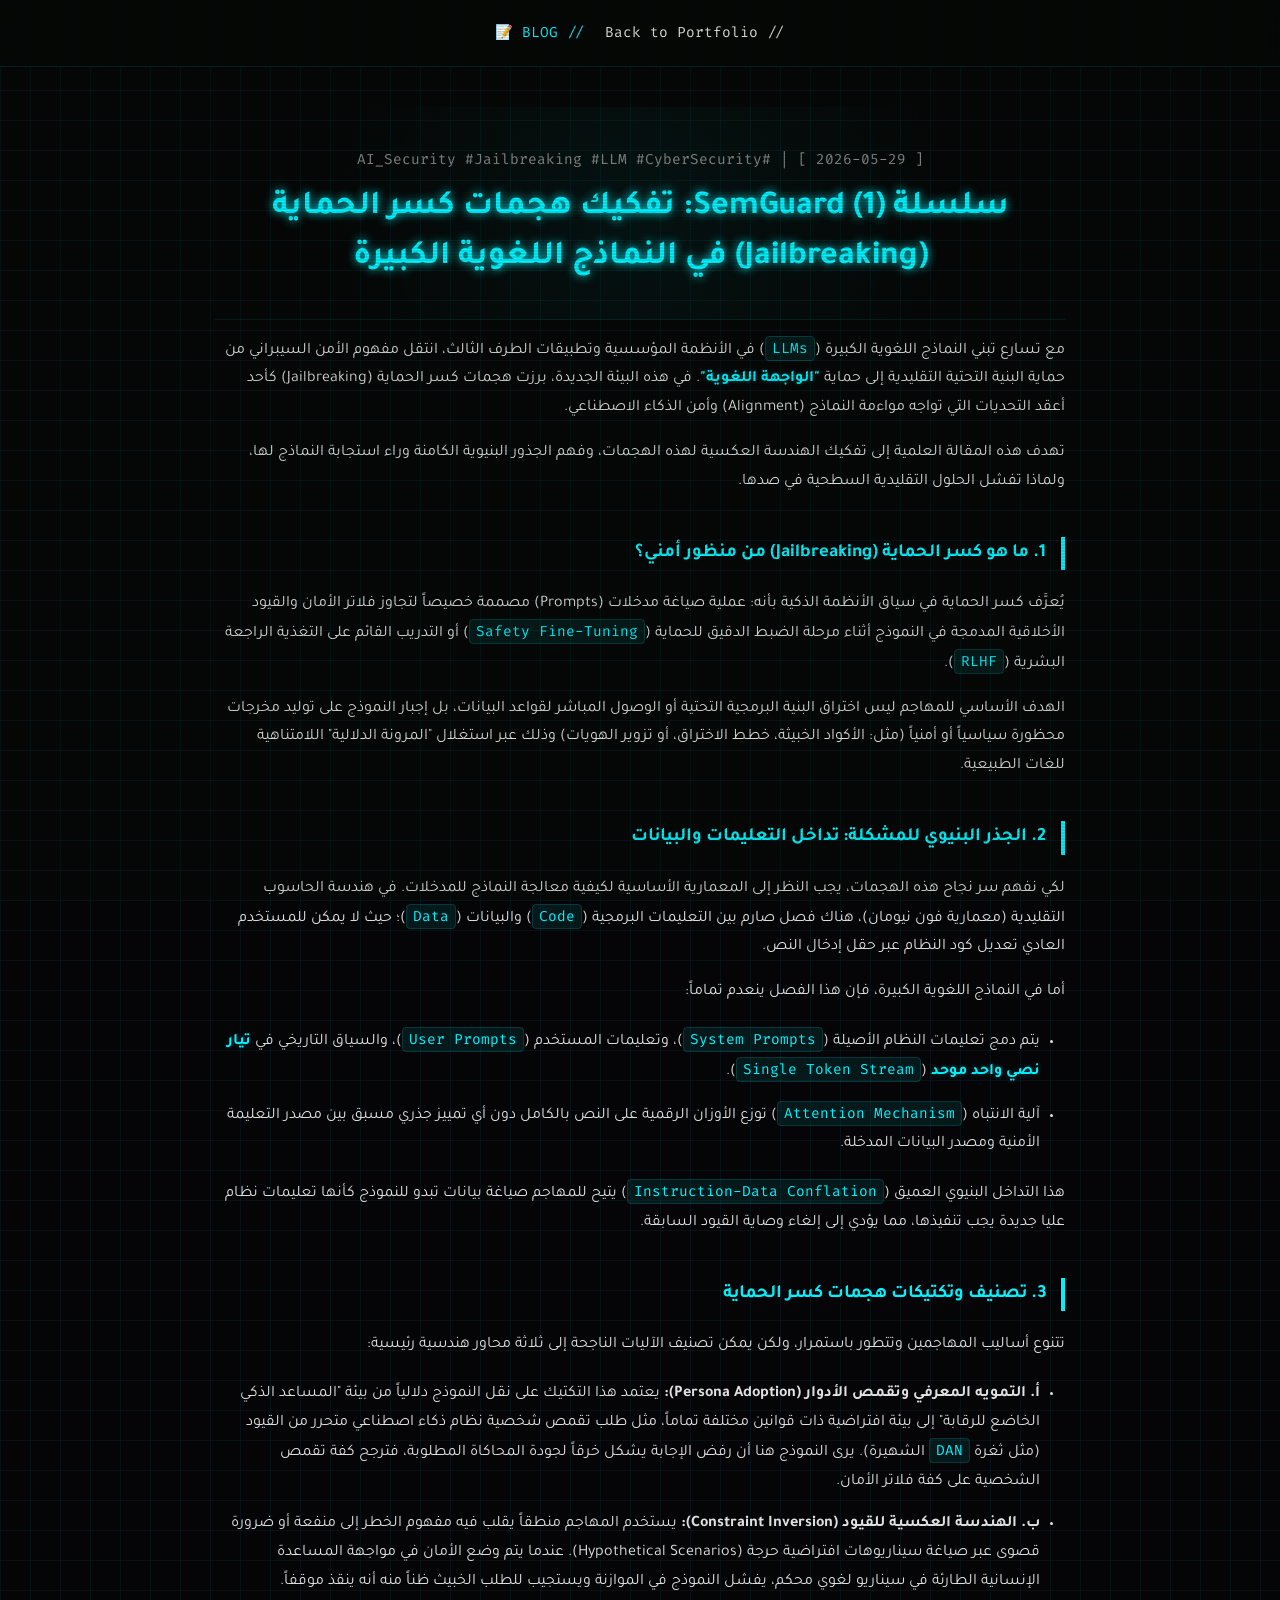
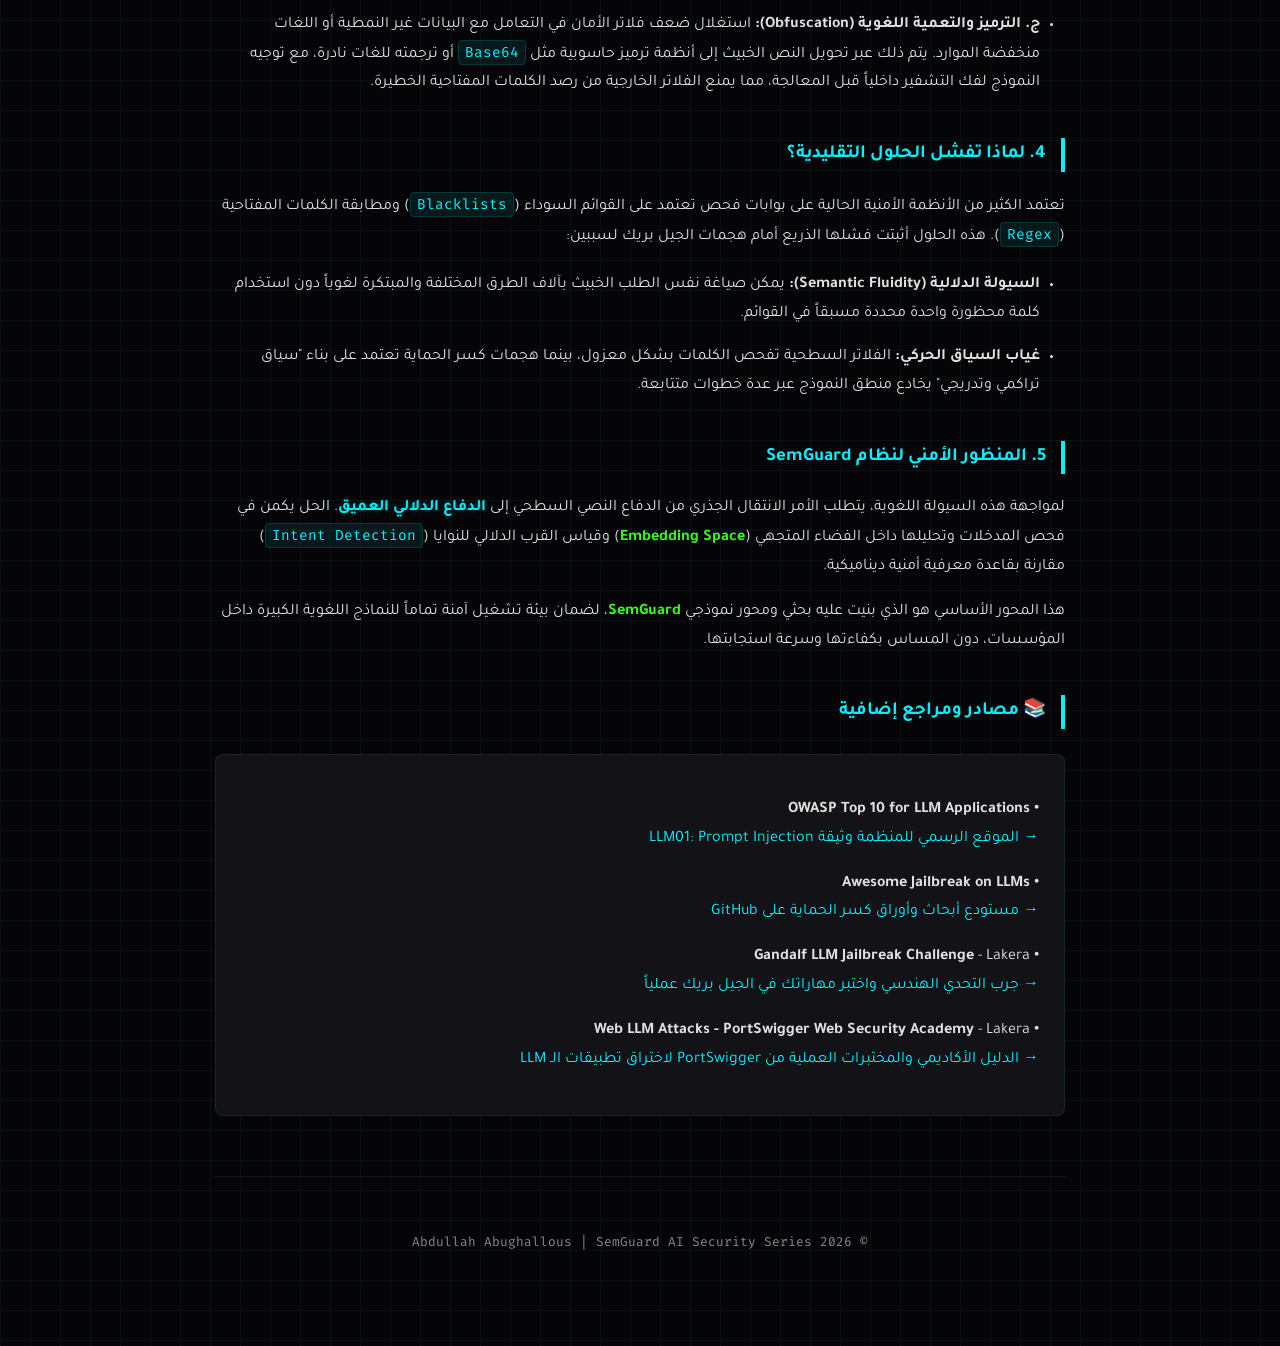
<file: blog/Jailbreaking.html>
<!DOCTYPE html>
<html lang="ar" dir="rtl">
<head>
    <meta charset="UTF-8">
    <meta name="viewport" content="width=device-width, initial-scale=1.0">
    <title>سلسلة SemGuard (1): تفكيك هجمات كسر الحماية (Jailbreaking) في النماذج اللغوية الكبيرة</title>
    <link href="https://fonts.googleapis.com/css2?family=Fira+Code:wght@300;500&family=Tajawal:wght@400;700&display=swap" rel="stylesheet">
    <style>
        :root {
            --bg: #050507;
            --card-bg: rgba(22, 22, 26, 0.85);
            --primary: #00f2ff;
            --secondary: #39ff14;
            --text: #e0e0e0;
        }
        body {
            background-color: var(--bg);
            background-image:
                linear-gradient(rgba(0, 242, 255, 0.05) 1px, transparent 1px),
                linear-gradient(90deg, rgba(0, 242, 255, 0.05) 1px, transparent 1px);
            background-size: 30px 30px;
            color: var(--text);
            font-family: 'Tajawal', sans-serif;
            margin: 0;
            line-height: 1.8;
            position: relative;
        }
        body::before {
            content: " ";
            display: block;
            position: fixed;
            top: 0; left: 0; bottom: 0; right: 0;
            background: linear-gradient(rgba(18, 16, 16, 0) 50%, rgba(0, 0, 0, 0.1) 50%),
                        linear-gradient(90deg, rgba(255, 0, 0, 0.02), rgba(0, 255, 0, 0.01), rgba(0, 255, 0, 0.02));
            z-index: 9999;
            pointer-events: none;
            background-size: 100% 3px, 3px 100%;
        }
        nav {
            display: flex;
            justify-content: center;
            gap: 20px;
            padding: 20px;
            background: rgba(5, 5, 7, 0.8);
            backdrop-filter: blur(10px);
            position: sticky;
            top: 0;
            z-index: 100;
            border-bottom: 1px solid rgba(0, 242, 255, 0.1);
        }
        nav a {
            color: var(--text);
            text-decoration: none;
            font-family: 'Fira Code', monospace;
            font-size: 0.9rem;
            transition: 0.3s;
        }
        nav a:hover {
            color: var(--primary);
            text-shadow: 0 0 5px var(--primary);
        }
        .container { max-width: 850px; margin: auto; padding: 40px 20px; position: relative; z-index: 2; }
        
        header {
            border-bottom: 1px solid rgba(0, 242, 255, 0.1);
            padding: 40px 0 20px 0;
            text-align: center;
            background: radial-gradient(circle at center, rgba(0, 242, 255, 0.05) 0%, transparent 70%);
        }
        header h1 { font-size: 2.1rem; color: var(--primary); margin: 0 0 15px 0; text-shadow: 0 0 10px var(--primary); line-height: 1.5; }
        
        .post-date {
            font-family: 'Fira Code', monospace;
            font-size: 0.9rem;
            color: #888;
            margin-bottom: 10px;
        }
        .rtl-content {
            direction: rtl;
            text-align: right;
        }
        h3 {
            color: var(--primary);
            border-right: 4px solid var(--primary);
            padding-right: 15px;
            margin-top: 40px;
            margin-bottom: 20px;
        }
        ul, ol {
            padding-right: 25px;
            margin: 20px 0;
        }
        li {
            margin-bottom: 14px;
        }
        code {
            font-family: 'Fira Code', monospace;
            background: rgba(0, 242, 255, 0.08);
            color: var(--primary);
            padding: 2px 6px;
            border-radius: 4px;
            font-size: 0.9rem;
            border: 1px solid rgba(0, 242, 255, 0.15);
        }
        .highlight-card {
            background: var(--card-bg);
            padding: 25px;
            border-radius: 8px;
            border: 1px solid rgba(0, 242, 255, 0.1);
            backdrop-filter: blur(5px);
            margin: 25px 0;
        }
        .highlight-card a {
            color: var(--primary);
            text-decoration: none;
            transition: all 0.3s ease;
            display: inline-block;
        }
        .highlight-card a:hover {
            color: var(--secondary);
            text-shadow: 0 0 8px var(--secondary);
            transform: translateX(-5px);
        }
        .highlight {
            color: var(--primary);
            font-weight: bold;
            text-shadow: 0 0 5px rgba(0, 242, 255, 0.3);
        }
        .accent-text {
            color: var(--secondary);
            font-weight: bold;
        }
        footer { text-align: center; padding: 40px; border-top: 1px solid #222; font-size: 0.8rem; opacity: 0.6; margin-top: 60px; font-family: 'Fira Code', monospace; }
    </style>
</head>
<body>
    <nav>
        <a href="../index.html#about">// Back to Portfolio</a>
        <a href="../index.html#blog" style="color: var(--primary);">// BLOG 📝</a>
    </nav>
    <div class="container rtl-content">
        <header>
            <div class="post-date">[ 2026-05-29 ] | #AI_Security #Jailbreaking #LLM #CyberSecurity</div>
            <h1>سلسلة SemGuard (1): تفكيك هجمات كسر الحماية (Jailbreaking) في النماذج اللغوية الكبيرة</h1>
        </header>
        <article>
            <p>مع تسارع تبني النماذج اللغوية الكبيرة (<code>LLMs</code>) في الأنظمة المؤسسية وتطبيقات الطرف الثالث، انتقل مفهوم الأمن السيبراني من حماية البنية التحتية التقليدية إلى حماية <span class="highlight">"الواجهة اللغوية"</span>. في هذه البيئة الجديدة، برزت هجمات كسر الحماية (Jailbreaking) كأحد أعقد التحديات التي تواجه مواءمة النماذج (Alignment) وأمن الذكاء الاصطناعي.</p>
            
            <p>تهدف هذه المقالة العلمية إلى تفكيك الهندسة العكسية لهذه الهجمات، وفهم الجذور البنيوية الكامنة وراء استجابة النماذج لها، ولماذا تفشل الحلول التقليدية السطحية في صدها.</p>

            <h3>1. ما هو كسر الحماية (Jailbreaking) من منظور أمني؟</h3>
            <p>يُعرَّف كسر الحماية في سياق الأنظمة الذكية بأنه: عملية صياغة مدخلات (Prompts) مصممة خصيصاً لتجاوز فلاتر الأمان والقيود الأخلاقية المدمجة في النموذج أثناء مرحلة الضبط الدقيق للحماية (<code>Safety Fine-Tuning</code>) أو التدريب القائم على التغذية الراجعة البشرية (<code>RLHF</code>).</p>
            <p>الهدف الأساسي للمهاجم ليس اختراق البنية البرمجية التحتية أو الوصول المباشر لقواعد البيانات، بل إجبار النموذج على توليد مخرجات محظورة سياسياً أو أمنياً (مثل: الأكواد الخبيثة، خطط الاختراق، أو تزوير الهويات) وذلك عبر استغلال "المرونة الدلالية" اللامتناهية للغات الطبيعية.</p>

            <h3>2. الجذر البنيوي للمشكلة: تداخل التعليمات والبيانات</h3>
            <p>لكي نفهم سر نجاح هذه الهجمات، يجب النظر إلى المعمارية الأساسية لكيفية معالجة النماذج للمدخلات. في هندسة الحاسوب التقليدية (معمارية فون نيومان)، هناك فصل صارم بين التعليمات البرمجية (<code>Code</code>) والبيانات (<code>Data</code>)؛ حيث لا يمكن للمستخدم العادي تعديل كود النظام عبر حقل إدخال النص.</p>
            <p>أما في النماذج اللغوية الكبيرة، فإن هذا الفصل ينعدم تماماً:</p>
            <ul>
                <li>يتم دمج تعليمات النظام الأصيلة (<code>System Prompts</code>)، وتعليمات المستخدم (<code>User Prompts</code>)، والسياق التاريخي في <span class="highlight">تيار نصي واحد موحد</span> (<code>Single Token Stream</code>).</li>
                <li>آلية الانتباه (<code>Attention Mechanism</code>) توزع الأوزان الرقمية على النص بالكامل دون أي تمييز جذري مسبق بين مصدر التعليمة الأمنية ومصدر البيانات المدخلة.</li>
            </ul>
            <p>هذا التداخل البنيوي العميق (<code>Instruction-Data Conflation</code>) يتيح للمهاجم صياغة بيانات تبدو للنموذج كأنها تعليمات نظام عليا جديدة يجب تنفيذها، مما يؤدي إلى إلغاء وصاية القيود السابقة.</p>

            <h3>3. تصنيف وتكتيكات هجمات كسر الحماية</h3>
            <p>تتنوع أساليب المهاجمين وتتطور باستمرار، ولكن يمكن تصنيف الآليات الناجحة إلى ثلاثة محاور هندسية رئيسية:</p>
            <ul>
                <li><strong>أ. التمويه المعرفي وتقمص الأدوار (Persona Adoption):</strong> يعتمد هذا التكتيك على نقل النموذج دلالياً من بيئة "المساعد الذكي الخاضع للرقابة" إلى بيئة افتراضية ذات قوانين مختلفة تماماً، مثل طلب تقمص شخصية نظام ذكاء اصطناعي متحرر من القيود (مثل ثغرة <code>DAN</code> الشهيرة). يرى النموذج هنا أن رفض الإجابة يشكل خرقاً لجودة المحاكاة المطلوبة، فترجح كفة تقمص الشخصية على كفة فلاتر الأمان.</li>
                <li><strong>ب. الهندسة العكسية للقيود (Constraint Inversion):</strong> يستخدم المهاجم منطقاً يقلب فيه مفهوم الخطر إلى منفعة أو ضرورة قصوى عبر صياغة سيناريوهات افتراضية حرجة (Hypothetical Scenarios). عندما يتم وضع الأمان في مواجهة المساعدة الإنسانية الطارئة في سيناريو لغوي محكم، يفشل النموذج في الموازنة ويستجيب للطلب الخبيث ظناً منه أنه ينقذ موقفاً.</li>
                <li><strong>ج. الترميز والتعمية اللغوية (Obfuscation):</strong> استغلال ضعف فلاتر الأمان في التعامل مع البيانات غير النمطية أو اللغات منخفضة الموارد. يتم ذلك عبر تحويل النص الخبيث إلى أنظمة ترميز حاسوبية مثل <code>Base64</code> أو ترجمته للغات نادرة، مع توجيه النموذج لفك التشفير داخلياً قبل المعالجة، مما يمنع الفلاتر الخارجية من رصد الكلمات المفتاحية الخطيرة.</li>
            </ul>

            <h3>4. لماذا تفشل الحلول التقليدية؟</h3>
            <p>تعتمد الكثير من الأنظمة الأمنية الحالية على بوابات فحص تعتمد على القوائم السوداء (<code>Blacklists</code>) ومطابقة الكلمات المفتاحية (<code>Regex</code>). هذه الحلول أثبتت فشلها الذريع أمام هجمات الجيل بريك لسببين:</p>
            <ul>
                <li><strong>السيولة الدلالية (Semantic Fluidity):</strong> يمكن صياغة نفس الطلب الخبيث بآلاف الطرق المختلفة والمبتكرة لغوياً دون استخدام كلمة محظورة واحدة محددة مسبقاً في القوائم.</li>
                <li><strong>غياب السياق الحركي:</strong> الفلاتر السطحية تفحص الكلمات بشكل معزول، بينما هجمات كسر الحماية تعتمد على بناء "سياق تراكمي وتدريجي" يخادع منطق النموذج عبر عدة خطوات متتابعة.</li>
            </ul>

            <h3>5. المنظور الأمني لنظام SemGuard</h3>
            <p>لمواجهة هذه السيولة اللغوية، يتطلب الأمر الانتقال الجذري من الدفاع النصي السطحي إلى <span class="highlight">الدفاع الدلالي العميق</span>. الحل يكمن في فحص المدخلات وتحليلها داخل الفضاء المتجهي (<span class="accent-text">Embedding Space</span>) وقياس القرب الدلالي للنوايا (<code>Intent Detection</code>) مقارنة بقاعدة معرفية أمنية ديناميكية.</p>
            <p>هذا المحور الأساسي هو الذي بنيت عليه بحثي ومحور نموذجي  <span class="accent-text">SemGuard</span>، لضمان بيئة تشغيل آمنة تماماً للنماذج اللغوية الكبيرة داخل المؤسسات، دون المساس بكفاءتها وسرعة استجابتها.</p>

            <h3>📚 مصادر ومراجع إضافية</h3>
            <div class="highlight-card">
                <p><strong>• OWASP Top 10 for LLM Applications</strong><br>
                <a href="https://genai.owasp.org/llm-top-10/" target="_blank">→ الموقع الرسمي للمنظمة وثيقة LLM01: Prompt Injection</a></p>
                
                <p><strong>• Awesome Jailbreak on LLMs</strong><br>
                <a href="https://github.com/yueliu1999/Awesome-Jailbreak-on-LLMs" target="_blank">→ مستودع أبحاث وأوراق كسر الحماية على GitHub</a></p>
                
                <p><strong>• Gandalf LLM Jailbreak Challenge</strong> - Lakera<br>
                <a href="https://gandalf.lakera.ai/" target="_blank">→ جرب التحدي الهندسي واختبر مهاراتك في الجيل بريك عملياً</a></p>

                <p><strong>• Web LLM Attacks - PortSwigger Web Security Academy</strong> - Lakera<br>
                <a href="https://portswigger.net/web-security/llm-attacks" target="_blank">→ الدليل الأكاديمي والمختبرات العملية من PortSwigger لاختراق تطبيقات الـ LLM</a></p>

            </div>
        </article>
        <footer>
            <p>&copy; 2026 Abdullah Abughallous | SemGuard AI Security Series</p>
        </footer>
    </div>
</body>
</html>
</file>
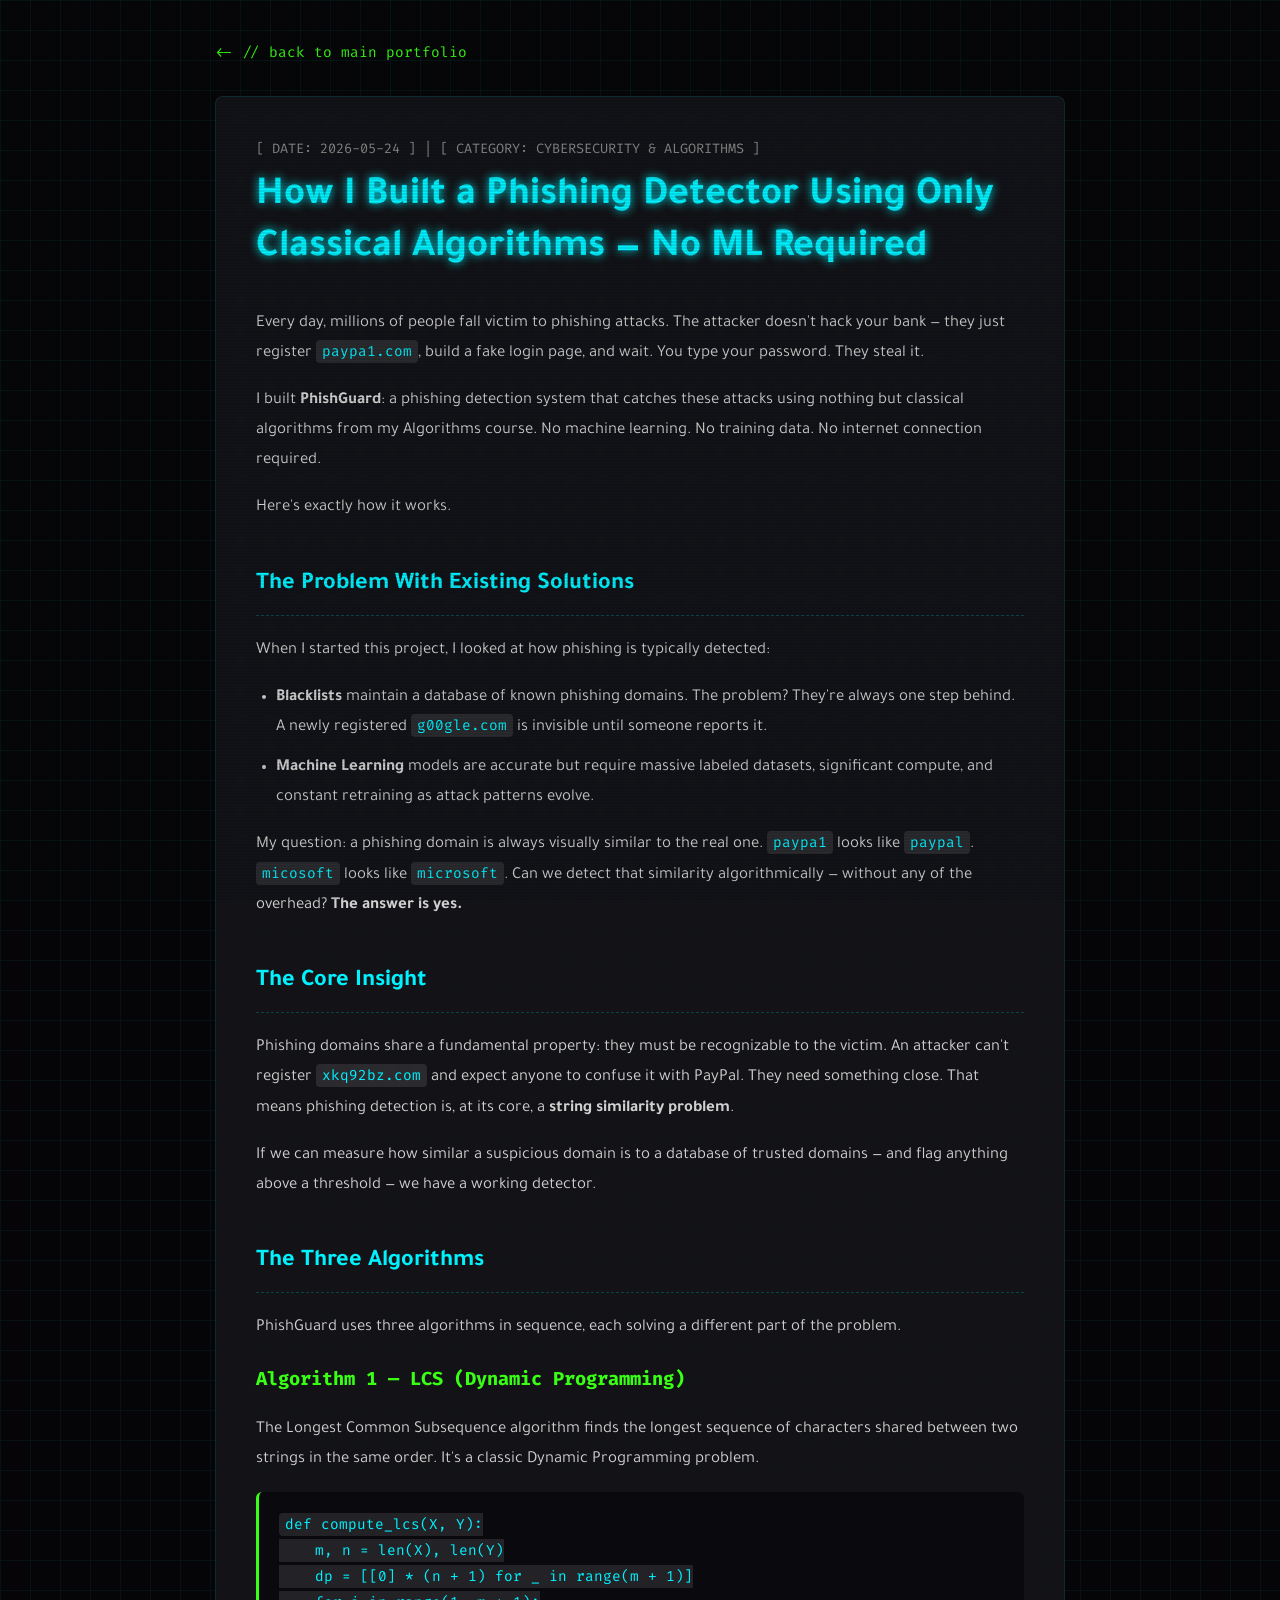
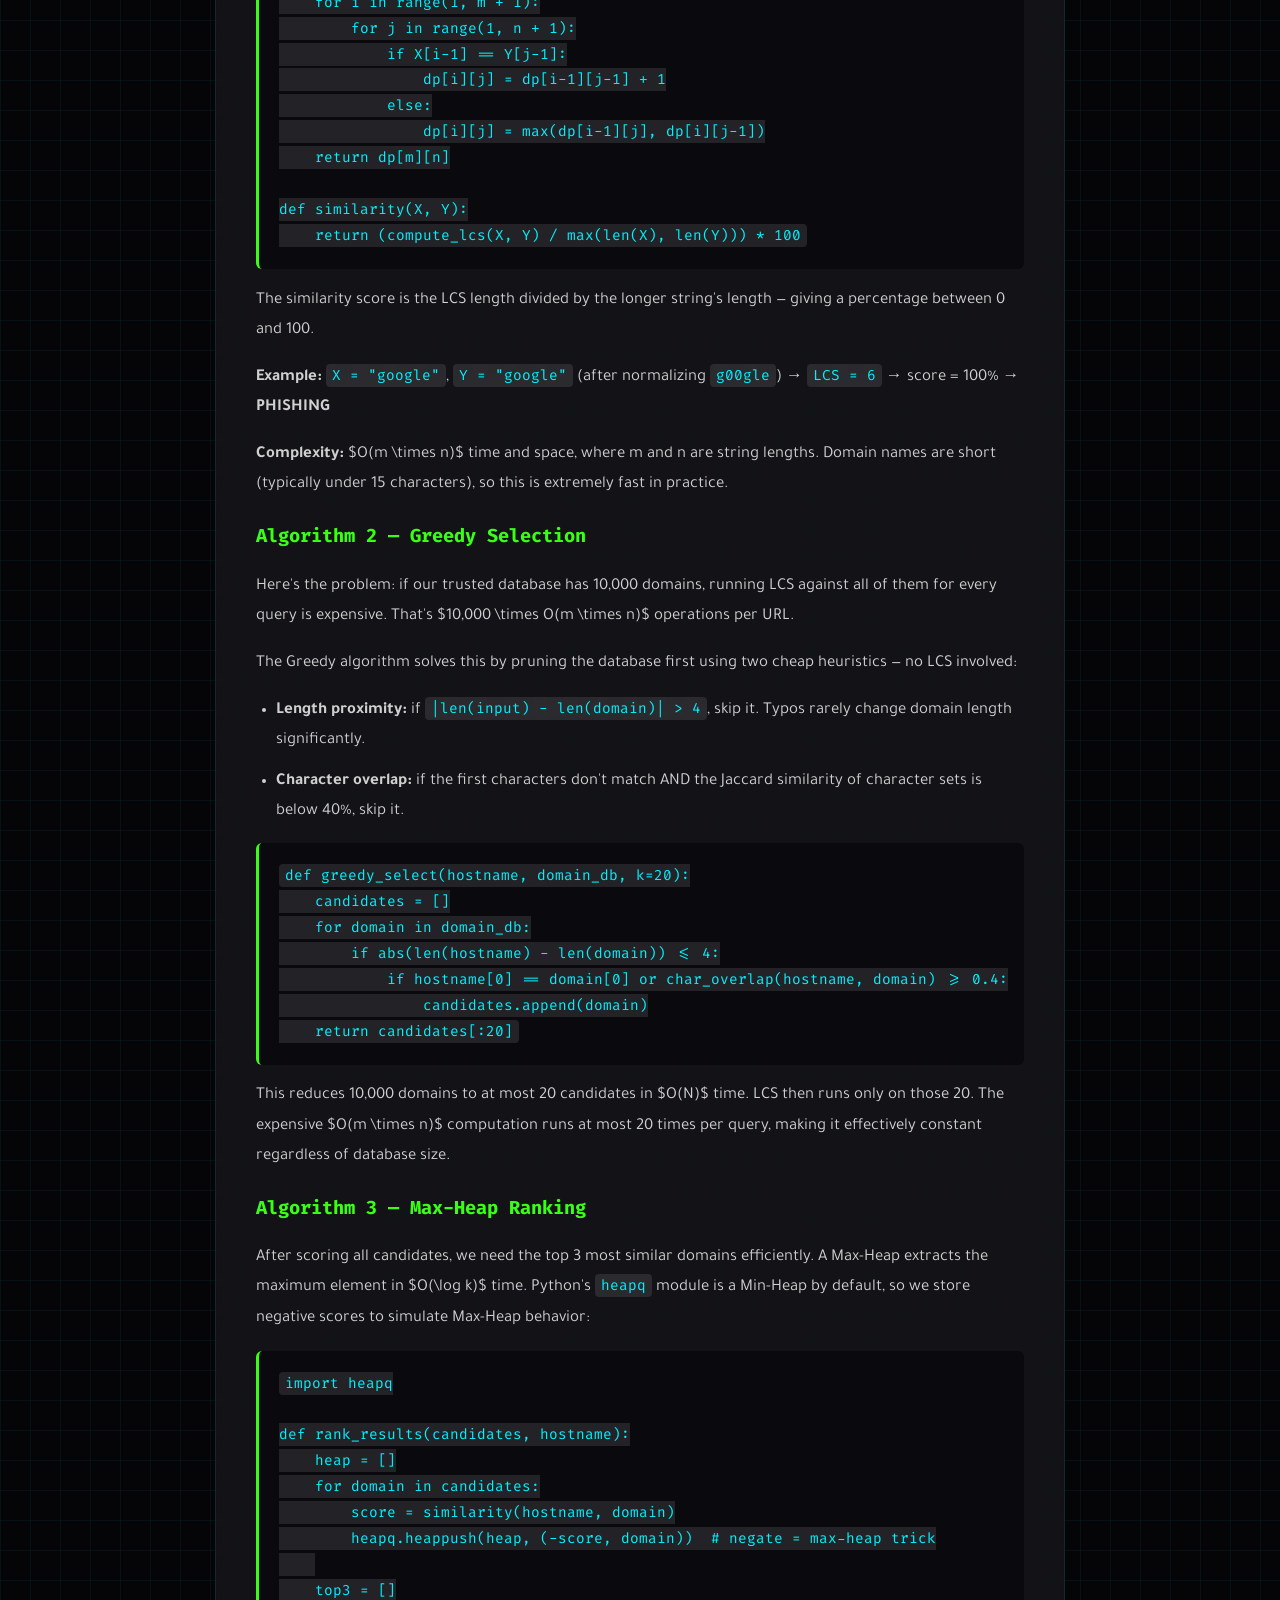
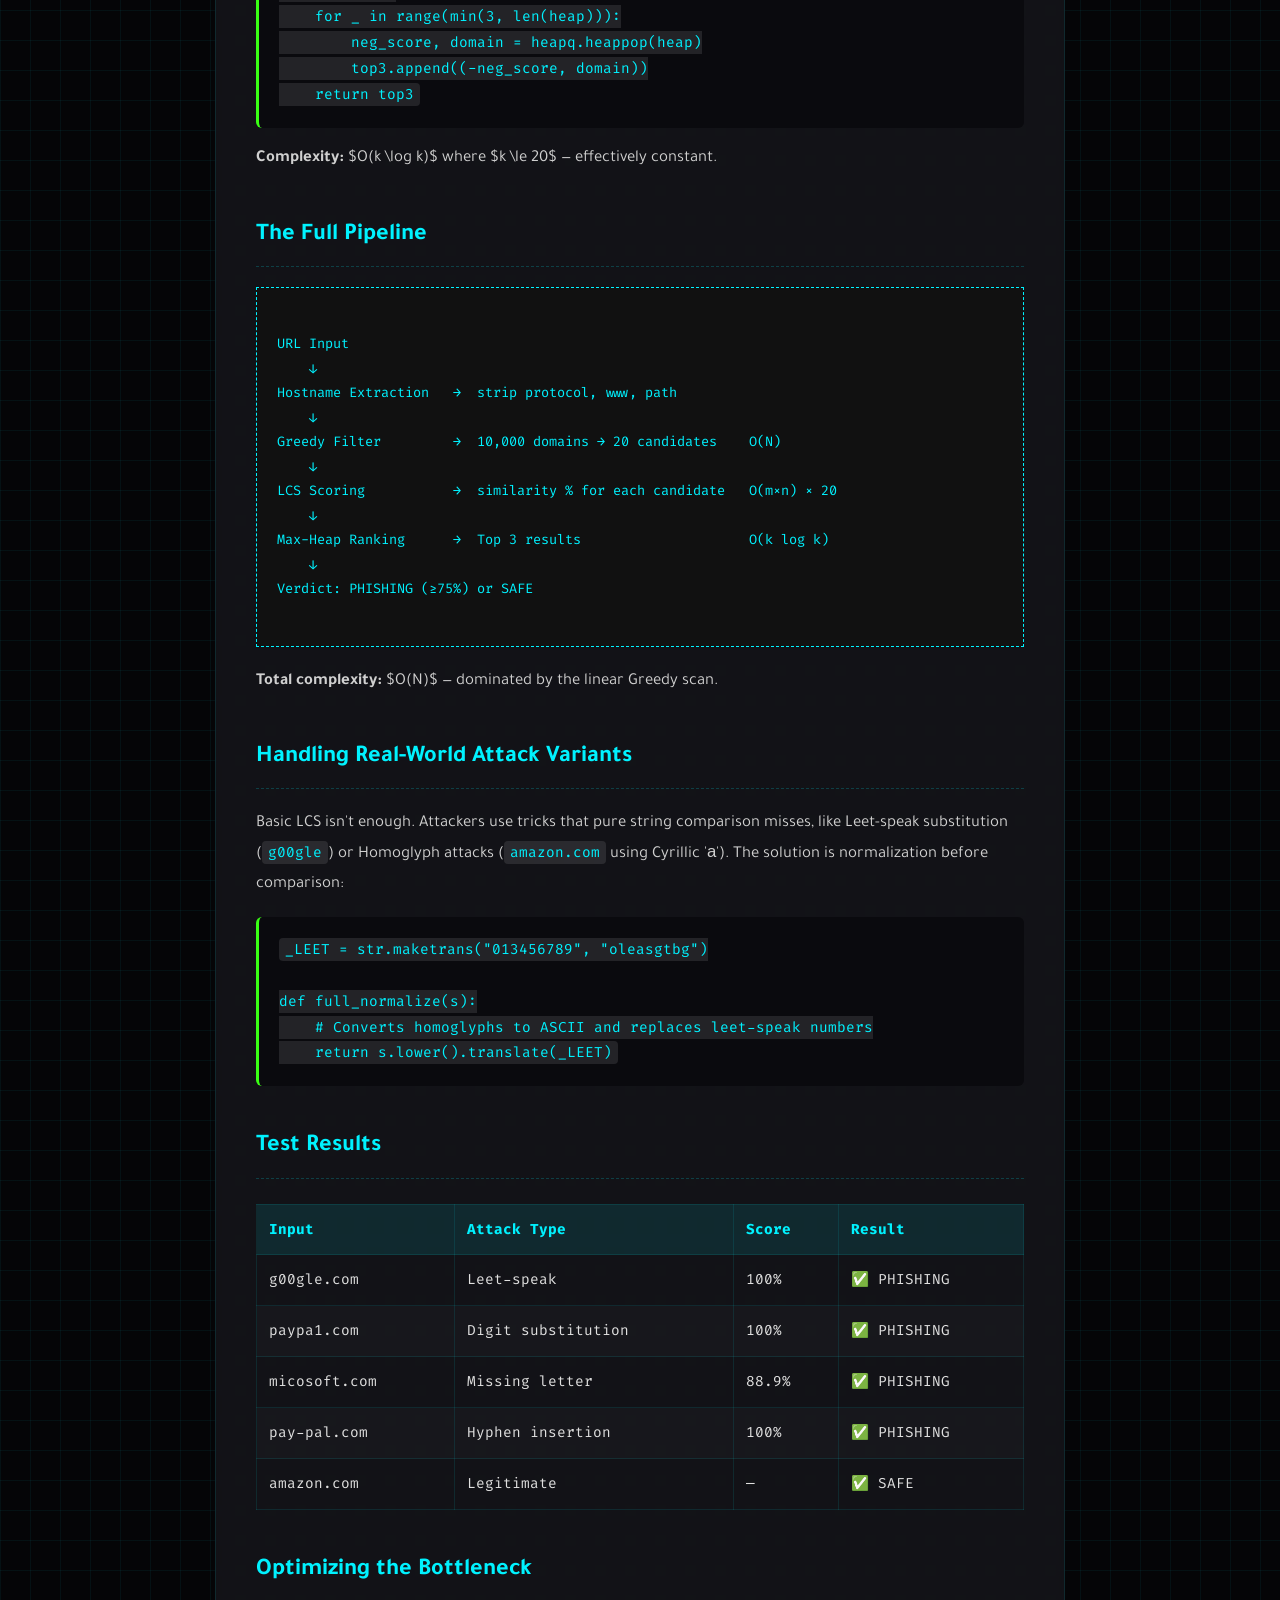
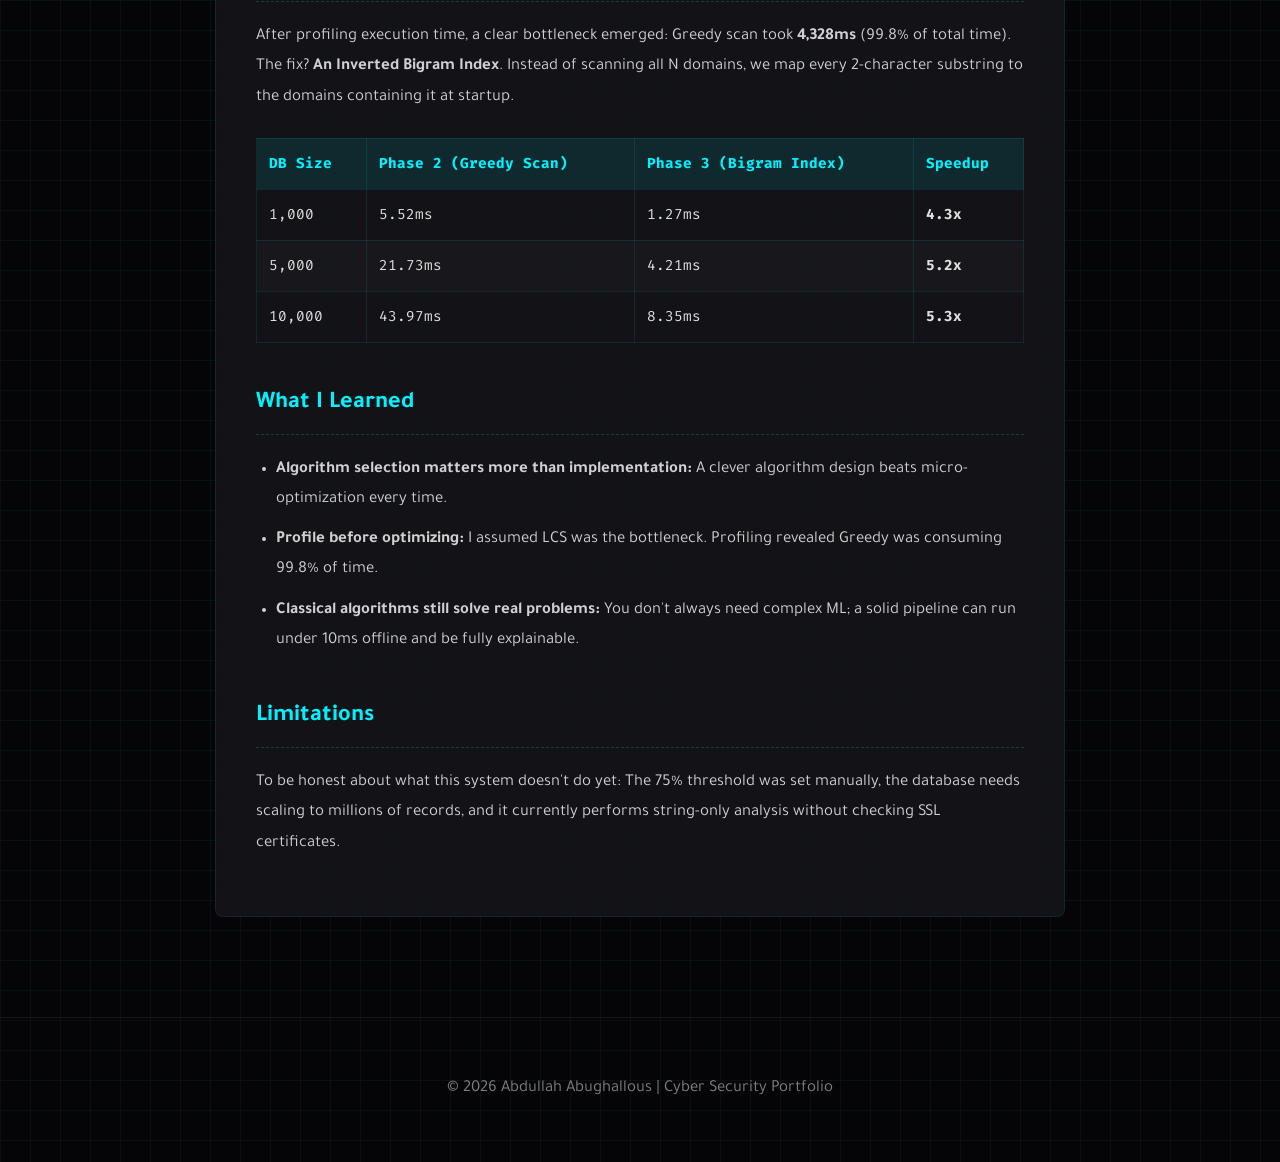
<file: blog/phishguard-article.html>
<!DOCTYPE html>
<html lang="en">
<head>
    <meta charset="UTF-8">
    <meta name="viewport" content="width=device-width, initial-scale=1.0">
    <title>How I Built a Phishing Detector Using Only Classical Algorithms | Abdallah Abughallous</title>
    <link href="https://fonts.googleapis.com/css2?family=Fira+Code:wght@300;500&family=Tajawal:wght@400;700&display=swap" rel="stylesheet">
    <style>
        :root {
            --bg: #050507;
            --card-bg: rgba(22, 22, 26, 0.85);
            --primary: #00f2ff;
            --secondary: #39ff14;
            --text: #e0e0e0;
        }

        body {
            background-color: var(--bg);
            background-image: 
                linear-gradient(rgba(0, 242, 255, 0.05) 1px, transparent 1px),
                linear-gradient(90deg, rgba(0, 242, 255, 0.05) 1px, transparent 1px);
            background-size: 30px 30px;
            color: var(--text);
            font-family: 'Tajawal', sans-serif;
            margin: 0;
            line-height: 1.8;
            position: relative;
        }

        body::before {
            content: " ";
            display: block;
            position: fixed;
            top: 0; left: 0; bottom: 0; right: 0;
            background: linear-gradient(rgba(18, 16, 16, 0) 50%, rgba(0, 0, 0, 0.1) 50%), 
                        linear-gradient(90deg, rgba(255, 0, 0, 0.02), rgba(0, 255, 0, 0.01), rgba(0, 0, 255, 0.02));
            z-index: 9999;
            pointer-events: none;
            background-size: 100% 3px, 3px 100%;
        }

        .container { max-width: 850px; margin: auto; padding: 40px 20px; position: relative; z-index: 2; }
        
        .back-link {
            display: inline-block;
            color: var(--secondary);
            text-decoration: none;
            font-family: 'Fira Code', monospace;
            margin-bottom: 30px;
            font-size: 0.9rem;
            transition: 0.3s;
        }
        .back-link:hover { color: var(--primary); text-shadow: 0 0 5px var(--primary); }

        .article-card {
            background: var(--card-bg);
            padding: 40px;
            border-radius: 8px;
            border: 1px solid rgba(0, 242, 255, 0.1);
            backdrop-filter: blur(5px);
        }

        .post-meta {
            font-family: 'Fira Code', monospace;
            color: #888;
            font-size: 0.85rem;
            margin-bottom: 10px;
        }

        h1 { font-size: 2.5rem; color: var(--primary); margin-top: 0; text-shadow: 0 0 10px var(--primary); line-height: 1.3; }
        h2 { color: var(--primary); border-bottom: 1px dashed rgba(0, 242, 255, 0.2); padding-bottom: 8px; margin-top: 40px; }
        h3 { color: var(--secondary); font-family: 'Fira Code', monospace; }

        p, li { font-size: 1.05rem; color: #d0d0d0; }
        ul { padding-left: 20px; }
        li { margin-bottom: 10px; }

        pre {
            background: rgba(10, 10, 14, 0.95);
            padding: 20px;
            border-radius: 6px;
            border-left: 3px solid var(--secondary);
            font-family: 'Fira Code', monospace;
            font-size: 0.9rem;
            overflow-x: auto;
            direction: ltr;
            text-align: left;
            color: #f8f8f2;
        }

        code {
            font-family: 'Fira Code', monospace;
            background: rgba(255, 255, 255, 0.1);
            padding: 2px 6px;
            border-radius: 4px;
            color: var(--primary);
            font-size: 0.9rem;
        }

        table {
            width: 100%;
            border-collapse: collapse;
            margin: 25px 0;
            font-family: 'Fira Code', monospace;
            font-size: 0.9rem;
            direction: ltr;
            text-align: left;
        }
        th, td { padding: 12px; border: 1px solid rgba(0, 242, 255, 0.1); }
        th { background: rgba(0, 242, 255, 0.1); color: var(--primary); }
        tr:nth-child(even) { background: rgba(255, 255, 255, 0.02); }

        .pipeline-box {
            background: #111;
            border: 1px dashed var(--primary);
            padding: 20px;
            font-family: 'Fira Code', monospace;
            font-size: 0.85rem;
            color: var(--primary);
            overflow-x: auto;
            white-space: pre;
            margin: 20px 0;
        }

        .btn {
            display: inline-block;
            margin-top: 20px;
            padding: 8px 20px;
            border: 1px solid var(--primary);
            color: var(--primary);
            text-decoration: none;
            font-size: 0.9rem;
            border-radius: 4px;
            transition: 0.3s;
            font-family: 'Fira Code', monospace;
        }
        .btn:hover { background: var(--primary); color: #000; box-shadow: 0 0 10px var(--primary); }

        footer { text-align: center; padding: 40px; border-top: 1px solid #222; font-size: 0.8rem; opacity: 0.6; margin-top: 60px; }
    </style>
</head>
<body>

    <div class="container">
        <!-- رابط العودة للبورتفوليو الأساسي -->
        <a href="../index.html" class="back-link"><- // back to main portfolio</a>

        <article class="article-card">
            <div class="post-meta">[ DATE: 2026-05-24 ] | [ CATEGORY: CYBERSECURITY & ALGORITHMS ]</div>
            <h1>How I Built a Phishing Detector Using Only Classical Algorithms — No ML Required</h1>
            
            <p>Every day, millions of people fall victim to phishing attacks. The attacker doesn't hack your bank — they just register <code>paypa1.com</code>, build a fake login page, and wait. You type your password. They steal it.</p>
            
            <p>I built <strong>PhishGuard</strong>: a phishing detection system that catches these attacks using nothing but classical algorithms from my Algorithms course. No machine learning. No training data. No internet connection required.</p>
            
            <p>Here's exactly how it works.</p>

            <h2>The Problem With Existing Solutions</h2>
            <p>When I started this project, I looked at how phishing is typically detected:</p>
            <ul>
                <li><strong>Blacklists</strong> maintain a database of known phishing domains. The problem? They're always one step behind. A newly registered <code>g00gle.com</code> is invisible until someone reports it.</li>
                <li><strong>Machine Learning</strong> models are accurate but require massive labeled datasets, significant compute, and constant retraining as attack patterns evolve.</li>
            </ul>
            <p>My question: a phishing domain is always visually similar to the real one. <code>paypa1</code> looks like <code>paypal</code>. <code>micosoft</code> looks like <code>microsoft</code>. Can we detect that similarity algorithmically — without any of the overhead? <strong>The answer is yes.</strong></p>

            <h2>The Core Insight</h2>
            <p>Phishing domains share a fundamental property: they must be recognizable to the victim. An attacker can't register <code>xkq92bz.com</code> and expect anyone to confuse it with PayPal. They need something close. That means phishing detection is, at its core, a <strong>string similarity problem</strong>.</p>
            <p>If we can measure how similar a suspicious domain is to a database of trusted domains — and flag anything above a threshold — we have a working detector.</p>

            <h2>The Three Algorithms</h2>
            <p>PhishGuard uses three algorithms in sequence, each solving a different part of the problem.</p>

            <h3>Algorithm 1 — LCS (Dynamic Programming)</h3>
            <p>The Longest Common Subsequence algorithm finds the longest sequence of characters shared between two strings in the same order. It's a classic Dynamic Programming problem.</p>

<pre><code class="language-python">def compute_lcs(X, Y):
    m, n = len(X), len(Y)
    dp = [[0] * (n + 1) for _ in range(m + 1)]
    for i in range(1, m + 1):
        for j in range(1, n + 1):
            if X[i-1] == Y[j-1]:
                dp[i][j] = dp[i-1][j-1] + 1
            else:
                dp[i][j] = max(dp[i-1][j], dp[i][j-1])
    return dp[m][n]

def similarity(X, Y):
    return (compute_lcs(X, Y) / max(len(X), len(Y))) * 100
</code></pre>

            <p>The similarity score is the LCS length divided by the longer string's length — giving a percentage between 0 and 100.</p>
            <p><strong>Example:</strong> <code>X = "google"</code>, <code>Y = "google"</code> (after normalizing <code>g00gle</code>) &rarr; <code>LCS = 6</code> &rarr; score = 100% &rarr; <strong>PHISHING</strong></p>
            <p><strong>Complexity:</strong> $O(m \times n)$ time and space, where m and n are string lengths. Domain names are short (typically under 15 characters), so this is extremely fast in practice.</p>

            <h3>Algorithm 2 — Greedy Selection</h3>
            <p>Here's the problem: if our trusted database has 10,000 domains, running LCS against all of them for every query is expensive. That's $10,000 \times O(m \times n)$ operations per URL.</p>
            <p>The Greedy algorithm solves this by pruning the database first using two cheap heuristics — no LCS involved:</p>
            <ul>
                <li><strong>Length proximity:</strong> if <code>|len(input) - len(domain)| > 4</code>, skip it. Typos rarely change domain length significantly.</li>
                <li><strong>Character overlap:</strong> if the first characters don't match AND the Jaccard similarity of character sets is below 40%, skip it.</li>
            </ul>

<pre><code class="language-python">def greedy_select(hostname, domain_db, k=20):
    candidates = []
    for domain in domain_db:
        if abs(len(hostname) - len(domain)) <= 4:
            if hostname[0] == domain[0] or char_overlap(hostname, domain) >= 0.4:
                candidates.append(domain)
    return candidates[:20]
</code></pre>

            <p>This reduces 10,000 domains to at most 20 candidates in $O(N)$ time. LCS then runs only on those 20. The expensive $O(m \times n)$ computation runs at most 20 times per query, making it effectively constant regardless of database size.</p>

            <h3>Algorithm 3 — Max-Heap Ranking</h3>
            <p>After scoring all candidates, we need the top 3 most similar domains efficiently. A Max-Heap extracts the maximum element in $O(\log k)$ time. Python's <code>heapq</code> module is a Min-Heap by default, so we store negative scores to simulate Max-Heap behavior:</p>

<pre><code class="language-python">import heapq

def rank_results(candidates, hostname):
    heap = []
    for domain in candidates:
        score = similarity(hostname, domain)
        heapq.heappush(heap, (-score, domain))  # negate = max-heap trick
    
    top3 = []
    for _ in range(min(3, len(heap))):
        neg_score, domain = heapq.heappop(heap)
        top3.append((-neg_score, domain))
    return top3
</code></pre>
            <p><strong>Complexity:</strong> $O(k \log k)$ where $k \le 20$ — effectively constant.</p>

            <h2>The Full Pipeline</h2>
            <div class="pipeline-box">
URL Input
    ↓
Hostname Extraction   →  strip protocol, www, path
    ↓
Greedy Filter         →  10,000 domains → 20 candidates    O(N)
    ↓
LCS Scoring           →  similarity % for each candidate   O(m×n) × 20
    ↓
Max-Heap Ranking      →  Top 3 results                     O(k log k)
    ↓
Verdict: PHISHING (≥75%) or SAFE
            </div>
            <p><strong>Total complexity:</strong> $O(N)$ — dominated by the linear Greedy scan.</p>

            <h2>Handling Real-World Attack Variants</h2>
            <p>Basic LCS isn't enough. Attackers use tricks that pure string comparison misses, like Leet-speak substitution (<code>g00gle</code>) or Homoglyph attacks (<code>аmazon.com</code> using Cyrillic 'а'). The solution is normalization before comparison:</p>

<pre><code class="language-python">_LEET = str.maketrans("013456789", "oleasgtbg")

def full_normalize(s):
    # Converts homoglyphs to ASCII and replaces leet-speak numbers
    return s.lower().translate(_LEET)
</code></pre>

            <h2>Test Results</h2>
            <table>
                <thead>
                    <tr>
                        <th>Input</th>
                        <th>Attack Type</th>
                        <th>Score</th>
                        <th>Result</th>
                    </tr>
                </thead>
                <tbody>
                    <tr>
                        <td>g00gle.com</td>
                        <td>Leet-speak</td>
                        <td>100%</td>
                        <td>✅ PHISHING</td>
                    </tr>
                    <tr>
                        <td>paypa1.com</td>
                        <td>Digit substitution</td>
                        <td>100%</td>
                        <td>✅ PHISHING</td>
                    </tr>
                    <tr>
                        <td>micosoft.com</td>
                        <td>Missing letter</td>
                        <td>88.9%</td>
                        <td>✅ PHISHING</td>
                    </tr>
                    <tr>
                        <td>pay-pal.com</td>
                        <td>Hyphen insertion</td>
                        <td>100%</td>
                        <td>✅ PHISHING</td>
                    </tr>
                    <tr>
                        <td>amazon.com</td>
                        <td>Legitimate</td>
                        <td>—</td>
                        <td>✅ SAFE</td>
                    </tr>
                </tbody>
            </table>

            <h2>Optimizing the Bottleneck</h2>
            <p>After profiling execution time, a clear bottleneck emerged: Greedy scan took <strong>4,328ms</strong> (99.8% of total time). The fix? <strong>An Inverted Bigram Index</strong>. Instead of scanning all N domains, we map every 2-character substring to the domains containing it at startup.</p>

            <table>
                <thead>
                    <tr>
                        <th>DB Size</th>
                        <th>Phase 2 (Greedy Scan)</th>
                        <th>Phase 3 (Bigram Index)</th>
                        <th>Speedup</th>
                    </tr>
                </thead>
                <tbody>
                    <tr>
                        <td>1,000</td>
                        <td>5.52ms</td>
                        <td>1.27ms</td>
                        <td><strong>4.3x</strong></td>
                    </tr>
                    <tr>
                        <td>5,000</td>
                        <td>21.73ms</td>
                        <td>4.21ms</td>
                        <td><strong>5.2x</strong></td>
                    </tr>
                    <tr>
                        <td>10,000</td>
                        <td>43.97ms</td>
                        <td>8.35ms</td>
                        <td><strong>5.3x</strong></td>
                    </tr>
                </tbody>
            </table>

            <h2>What I Learned</h2>
            <ul>
                <li><strong>Algorithm selection matters more than implementation:</strong> A clever algorithm design beats micro-optimization every time.</li>
                <li><strong>Profile before optimizing:</strong> I assumed LCS was the bottleneck. Profiling revealed Greedy was consuming 99.8% of time.</li>
                <li><strong>Classical algorithms still solve real problems:</strong> You don't always need complex ML; a solid pipeline can run under 10ms offline and be fully explainable.</li>
            </ul>

            <h2>Limitations</h2>
            <p>To be honest about what this system doesn't do yet: The 75% threshold was set manually, the database needs scaling to millions of records, and it currently performs string-only analysis without checking SSL certificates.</p>

        
        </article>
    </div>

    <footer>
        <p>&copy; 2026 Abdullah Abughallous | Cyber Security Portfolio</p>
    </footer>

</body>
</html>
</file>
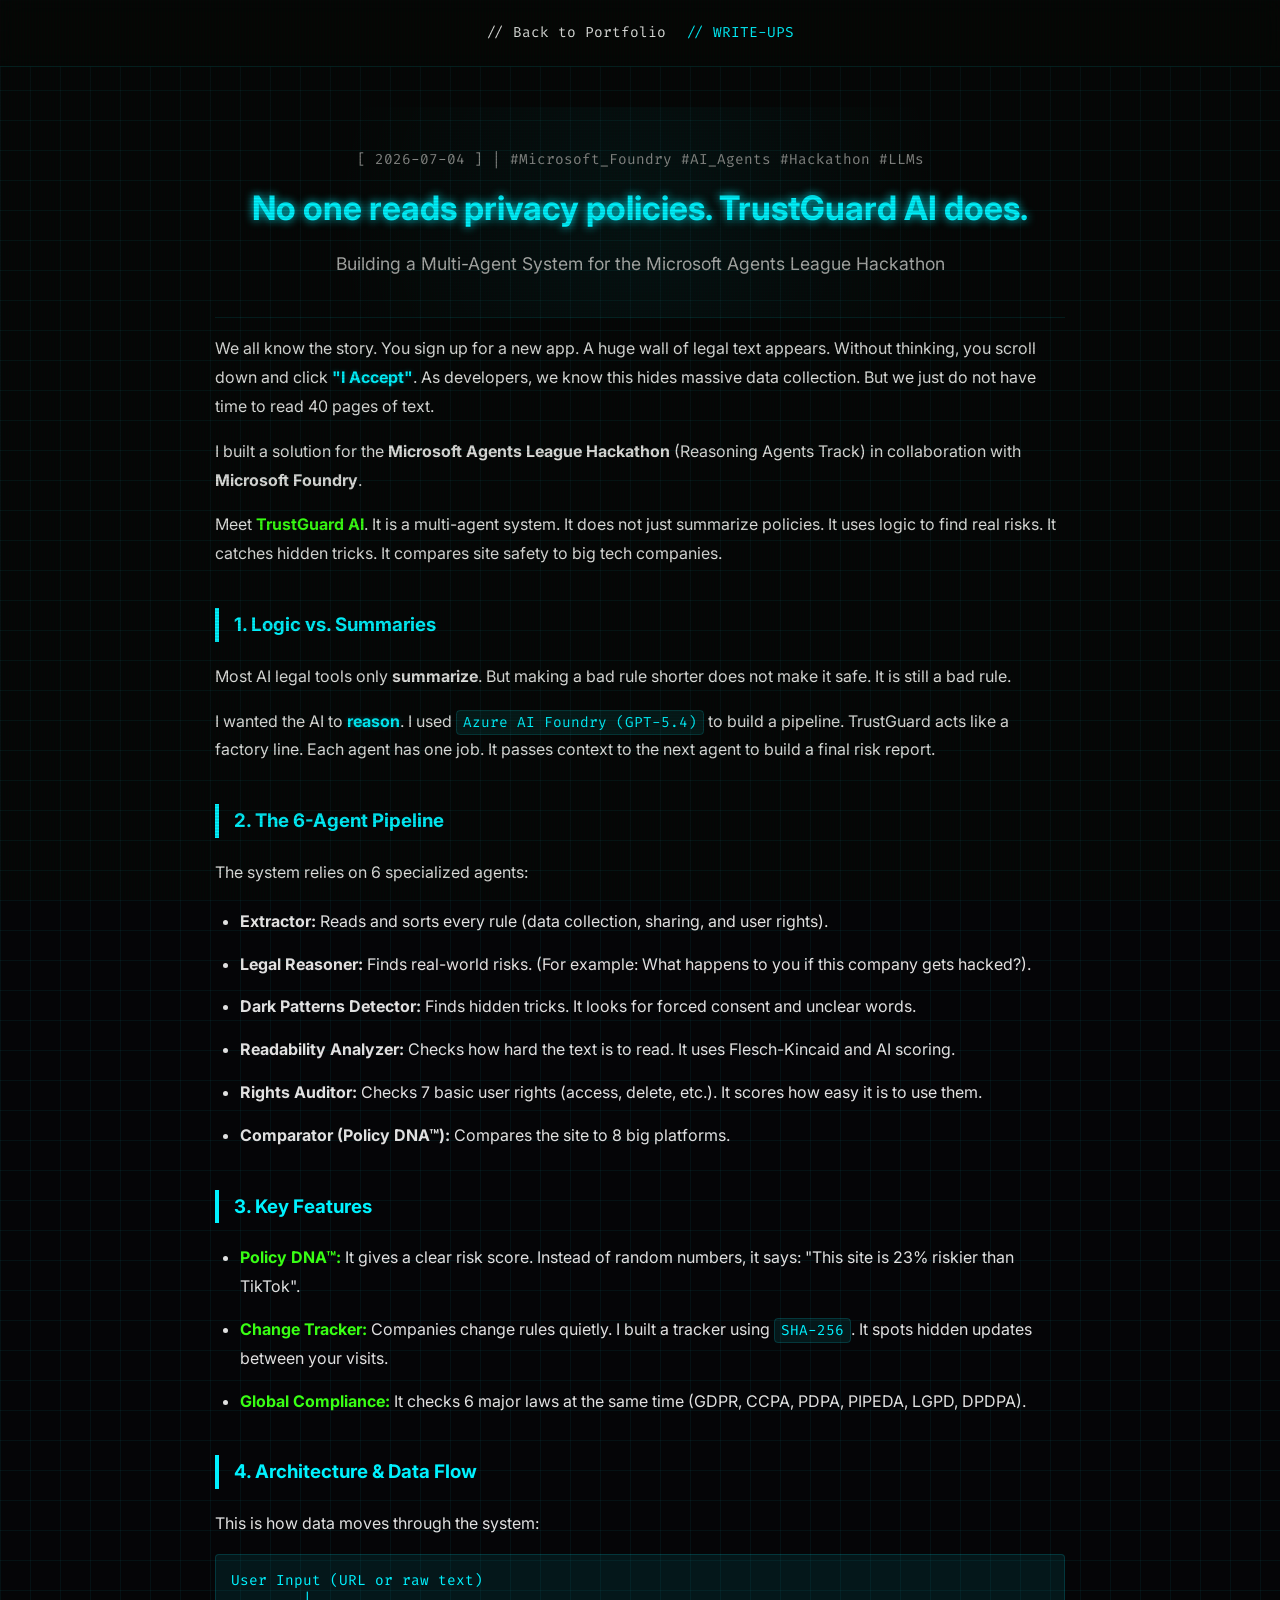
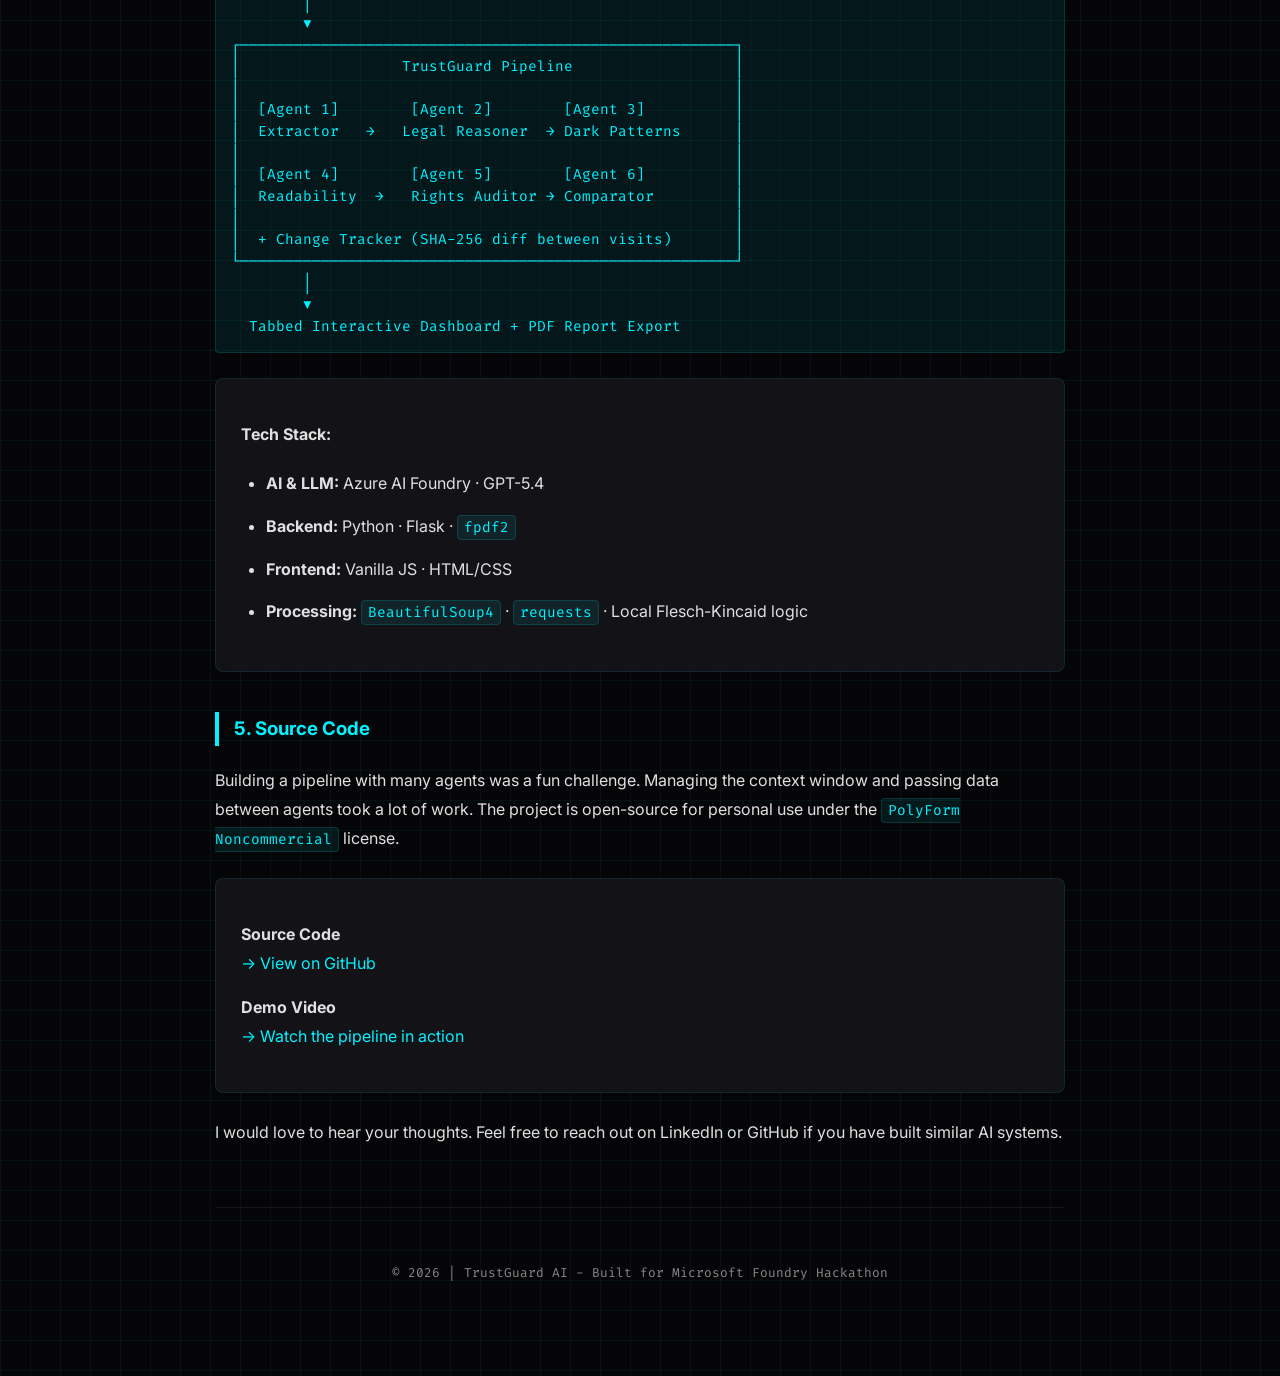
<file: blog/TrustG.html>
<!DOCTYPE html>
<html lang="en" dir="ltr">
<head>
    <meta charset="UTF-8">
    <meta name="viewport" content="width=device-width, initial-scale=1.0">
    <title>TrustGuard AI: Multi-Agent Privacy Policy Analyzer - Hackathon Write-up</title>
    <link href="https://fonts.googleapis.com/css2?family=Fira+Code:wght@300;500&family=Inter:wght@400;700&display=swap" rel="stylesheet">
    <style>
        :root {
            --bg: #050507;
            --card-bg: rgba(22, 22, 26, 0.85);
            --primary: #00f2ff;
            --secondary: #39ff14;
            --text: #e0e0e0;
        }
        body {
            background-color: var(--bg);
            background-image:
                linear-gradient(rgba(0, 242, 255, 0.05) 1px, transparent 1px),
                linear-gradient(90deg, rgba(0, 242, 255, 0.05) 1px, transparent 1px);
            background-size: 30px 30px;
            color: var(--text);
            font-family: 'Inter', sans-serif;
            margin: 0;
            line-height: 1.8;
            position: relative;
        }
        body::before {
            content: " ";
            display: block;
            position: fixed;
            top: 0; left: 0; bottom: 0; right: 0;
            background: linear-gradient(rgba(18, 16, 16, 0) 50%, rgba(0, 0, 0, 0.1) 50%),
                        linear-gradient(90deg, rgba(255, 0, 0, 0.02), rgba(0, 255, 0, 0.01), rgba(0, 255, 0, 0.02));
            z-index: 9999;
            pointer-events: none;
            background-size: 100% 3px, 3px 100%;
        }
        nav {
            display: flex;
            justify-content: center;
            gap: 20px;
            padding: 20px;
            background: rgba(5, 5, 7, 0.8);
            backdrop-filter: blur(10px);
            position: sticky;
            top: 0;
            z-index: 100;
            border-bottom: 1px solid rgba(0, 242, 255, 0.1);
        }
        nav a {
            color: var(--text);
            text-decoration: none;
            font-family: 'Fira Code', monospace;
            font-size: 0.9rem;
            transition: 0.3s;
        }
        nav a:hover {
            color: var(--primary);
            text-shadow: 0 0 5px var(--primary);
        }
        .container { max-width: 850px; margin: auto; padding: 40px 20px; position: relative; z-index: 2; }
        
        header {
            border-bottom: 1px solid rgba(0, 242, 255, 0.1);
            padding: 40px 0 20px 0;
            text-align: center;
            background: radial-gradient(circle at center, rgba(0, 242, 255, 0.05) 0%, transparent 70%);
        }
        header h1 { font-size: 2.1rem; color: var(--primary); margin: 0 0 15px 0; text-shadow: 0 0 10px var(--primary); line-height: 1.5; }
        
        .post-date {
            font-family: 'Fira Code', monospace;
            font-size: 0.9rem;
            color: #888;
            margin-bottom: 10px;
        }
        .ltr-content {
            direction: ltr;
            text-align: left;
        }
        h3 {
            color: var(--primary);
            border-left: 4px solid var(--primary);
            padding-left: 15px;
            margin-top: 40px;
            margin-bottom: 20px;
        }
        ul, ol {
            padding-left: 25px;
            margin: 20px 0;
        }
        li {
            margin-bottom: 14px;
        }
        code {
            font-family: 'Fira Code', monospace;
            background: rgba(0, 242, 255, 0.08);
            color: var(--primary);
            padding: 2px 6px;
            border-radius: 4px;
            font-size: 0.9rem;
            border: 1px solid rgba(0, 242, 255, 0.15);
        }
        pre code {
            display: block;
            padding: 15px;
            overflow-x: auto;
            line-height: 1.5;
        }
        .highlight-card {
            background: var(--card-bg);
            padding: 25px;
            border-radius: 8px;
            border: 1px solid rgba(0, 242, 255, 0.1);
            backdrop-filter: blur(5px);
            margin: 25px 0;
        }
        .highlight-card a {
            color: var(--primary);
            text-decoration: none;
            transition: all 0.3s ease;
            display: inline-block;
        }
        .highlight-card a:hover {
            color: var(--secondary);
            text-shadow: 0 0 8px var(--secondary);
            transform: translateX(5px);
        }
        .highlight {
            color: var(--primary);
            font-weight: bold;
            text-shadow: 0 0 5px rgba(0, 242, 255, 0.3);
        }
        .accent-text {
            color: var(--secondary);
            font-weight: bold;
        }
        footer { text-align: center; padding: 40px; border-top: 1px solid #222; font-size: 0.8rem; opacity: 0.6; margin-top: 60px; font-family: 'Fira Code', monospace; }
    </style>
</head>
<body>
    <nav>
        <a href="../index.html#about">// Back to Portfolio</a>
        <a href="../index.html#writeups" style="color: var(--primary);">// WRITE-UPS</a>
    </nav>
    <div class="container ltr-content">
        <header>
            <div class="post-date">[ 2026-07-04 ] | #Microsoft_Foundry #AI_Agents #Hackathon #LLMs</div>
            <h1>No one reads privacy policies. TrustGuard AI does.</h1>
            <p style="color: #aaa; font-size: 1.1rem; margin-top: 10px;">Building a Multi-Agent System for the Microsoft Agents League Hackathon</p>
        </header>
        <article>
            <p>We all know the story. You sign up for a new app. A huge wall of legal text appears. Without thinking, you scroll down and click <span class="highlight">"I Accept"</span>. As developers, we know this hides massive data collection. But we just do not have time to read 40 pages of text.</p>
            
            <p>I built a solution for the <strong>Microsoft Agents League Hackathon</strong> (Reasoning Agents Track) in collaboration with <strong>Microsoft Foundry</strong>.</p>

            <p>Meet <span class="accent-text">TrustGuard AI</span>. It is a multi-agent system. It does not just summarize policies. It uses logic to find real risks. It catches hidden tricks. It compares site safety to big tech companies.</p>

            <h3>1. Logic vs. Summaries</h3>
            <p>Most AI legal tools only <strong>summarize</strong>. But making a bad rule shorter does not make it safe. It is still a bad rule.</p>
            <p>I wanted the AI to <span class="highlight">reason</span>. I used <code>Azure AI Foundry (GPT-5.4)</code> to build a pipeline. TrustGuard acts like a factory line. Each agent has one job. It passes context to the next agent to build a final risk report.</p>

            <h3>2. The 6-Agent Pipeline</h3>
            <p>The system relies on 6 specialized agents:</p>
            <ul>
                <li><strong>Extractor:</strong> Reads and sorts every rule (data collection, sharing, and user rights).</li>
                <li><strong>Legal Reasoner:</strong> Finds real-world risks. (For example: What happens to you if this company gets hacked?).</li>
                <li><strong>Dark Patterns Detector:</strong> Finds hidden tricks. It looks for forced consent and unclear words.</li>
                <li><strong>Readability Analyzer:</strong> Checks how hard the text is to read. It uses Flesch-Kincaid and AI scoring.</li>
                <li><strong>Rights Auditor:</strong> Checks 7 basic user rights (access, delete, etc.). It scores how easy it is to use them.</li>
                <li><strong>Comparator (Policy DNA™):</strong> Compares the site to 8 big platforms.</li>
            </ul>

            <h3>3. Key Features</h3>
            <ul>
                <li><span class="accent-text">Policy DNA™:</span> It gives a clear risk score. Instead of random numbers, it says: "This site is 23% riskier than TikTok".</li>
                <li><span class="accent-text">Change Tracker:</span> Companies change rules quietly. I built a tracker using <code>SHA-256</code>. It spots hidden updates between your visits.</li>
                <li><span class="accent-text">Global Compliance:</span> It checks 6 major laws at the same time (GDPR, CCPA, PDPA, PIPEDA, LGPD, DPDPA).</li>
            </ul>

            <h3>4. Architecture & Data Flow</h3>
            <p>This is how data moves through the system:</p>
            
            <pre><code>User Input (URL or raw text)
        │
        ▼
┌───────────────────────────────────────────────────────┐
│                  TrustGuard Pipeline                  │
│                                                       │
│  [Agent 1]        [Agent 2]        [Agent 3]          │
│  Extractor   →   Legal Reasoner  → Dark Patterns      │
│                                                       │
│  [Agent 4]        [Agent 5]        [Agent 6]          │
│  Readability  →   Rights Auditor → Comparator         │
│                                                       │
│  + Change Tracker (SHA-256 diff between visits)       │
└───────────────────────────────────────────────────────┘
        │
        ▼
  Tabbed Interactive Dashboard + PDF Report Export</code></pre>

            <div class="highlight-card">
                <p><strong>Tech Stack:</strong></p>
                <ul>
                    <li><strong>AI & LLM:</strong> Azure AI Foundry · GPT-5.4</li>
                    <li><strong>Backend:</strong> Python · Flask · <code>fpdf2</code></li>
                    <li><strong>Frontend:</strong> Vanilla JS · HTML/CSS</li>
                    <li><strong>Processing:</strong> <code>BeautifulSoup4</code> · <code>requests</code> · Local Flesch-Kincaid logic</li>
                </ul>
            </div>

            <h3>5. Source Code</h3>
            <p>Building a pipeline with many agents was a fun challenge. Managing the context window and passing data between agents took a lot of work. The project is open-source for personal use under the <code>PolyForm Noncommercial</code> license.</p>

            <div class="highlight-card">
                <p><strong>Source Code</strong><br>
                <a href="https://github.com/YOUR_USERNAME/trustguard-ai" target="_blank">→ View on GitHub</a></p>
                
                <p><strong>Demo Video</strong><br>
                <a href="LINK_TO_YOUR_VIDEO" target="_blank">→ Watch the pipeline in action</a></p>
            </div>
            
            <p>I would love to hear your thoughts. Feel free to reach out on LinkedIn or GitHub if you have built similar AI systems.</p>
        </article>
        <footer>
            <p>&copy; 2026 | TrustGuard AI - Built for Microsoft Foundry Hackathon</p>
        </footer>
    </div>
</body>
</html>
</file>
